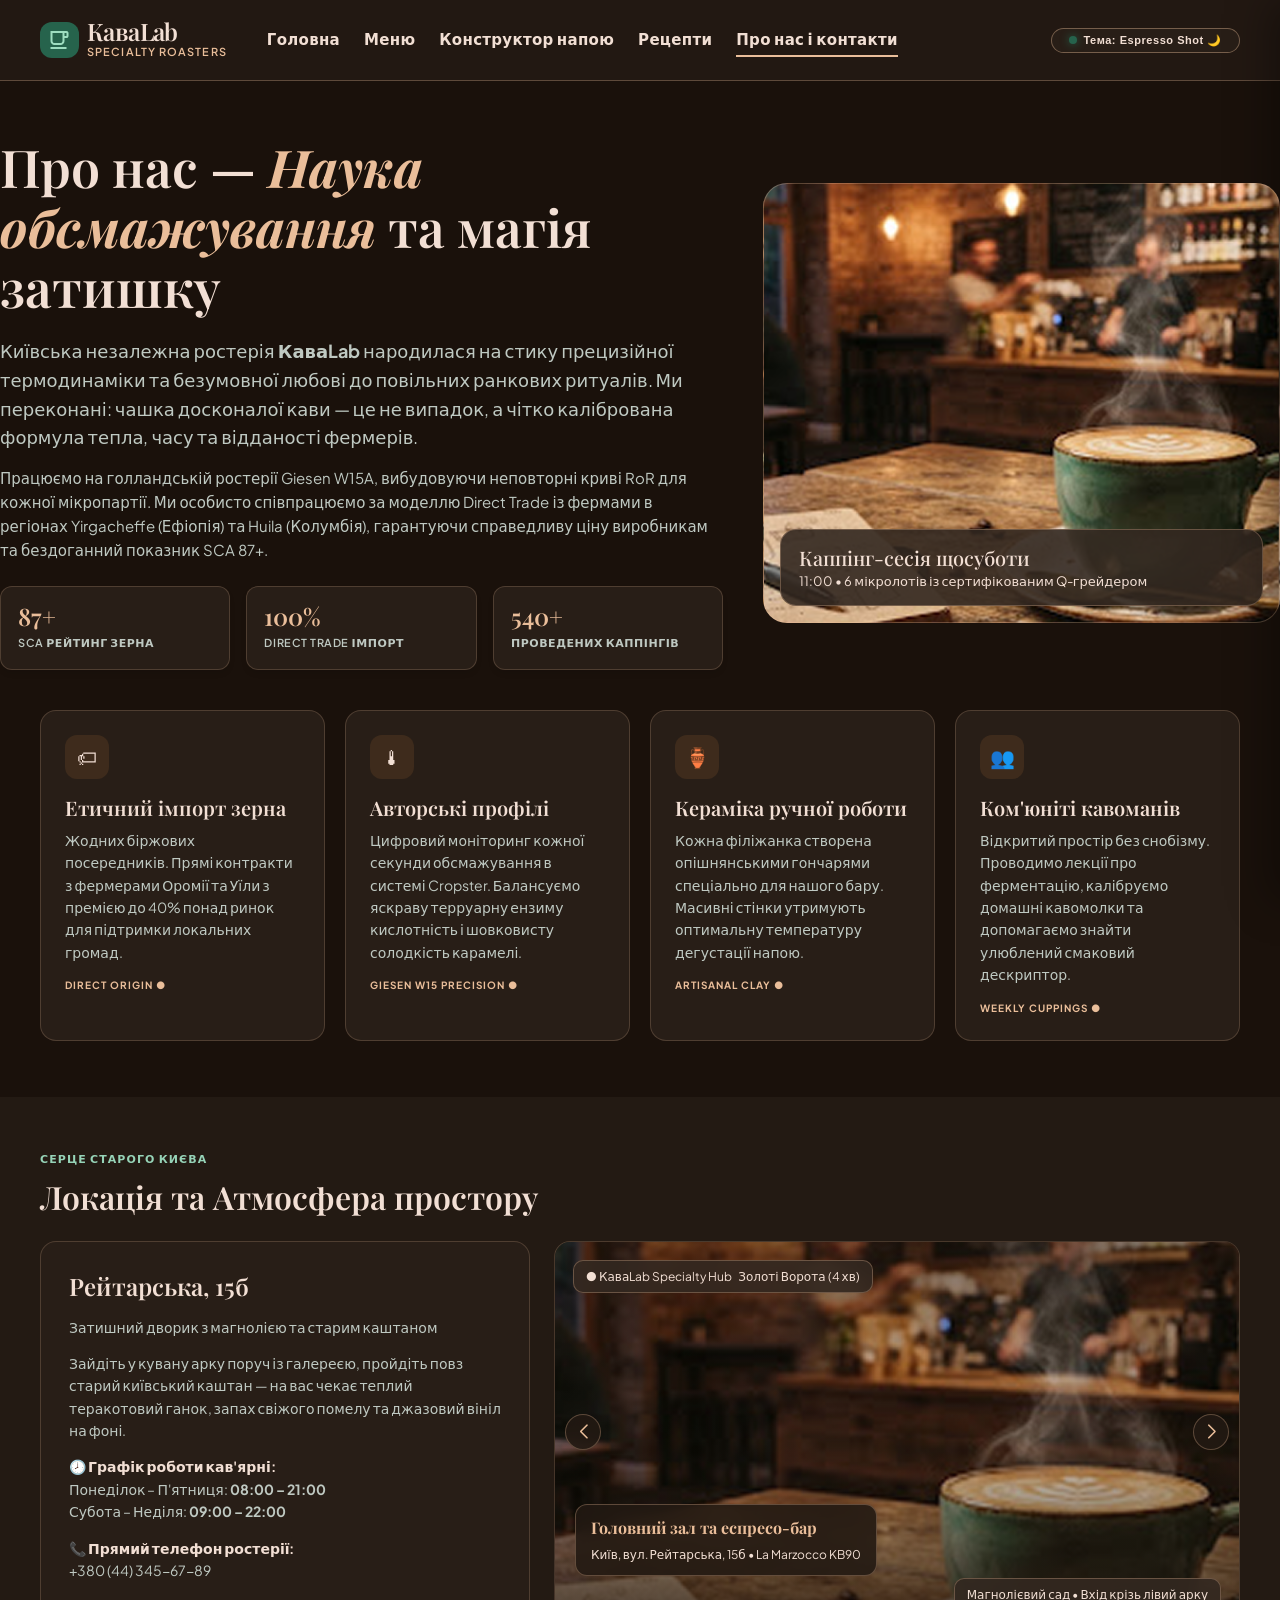
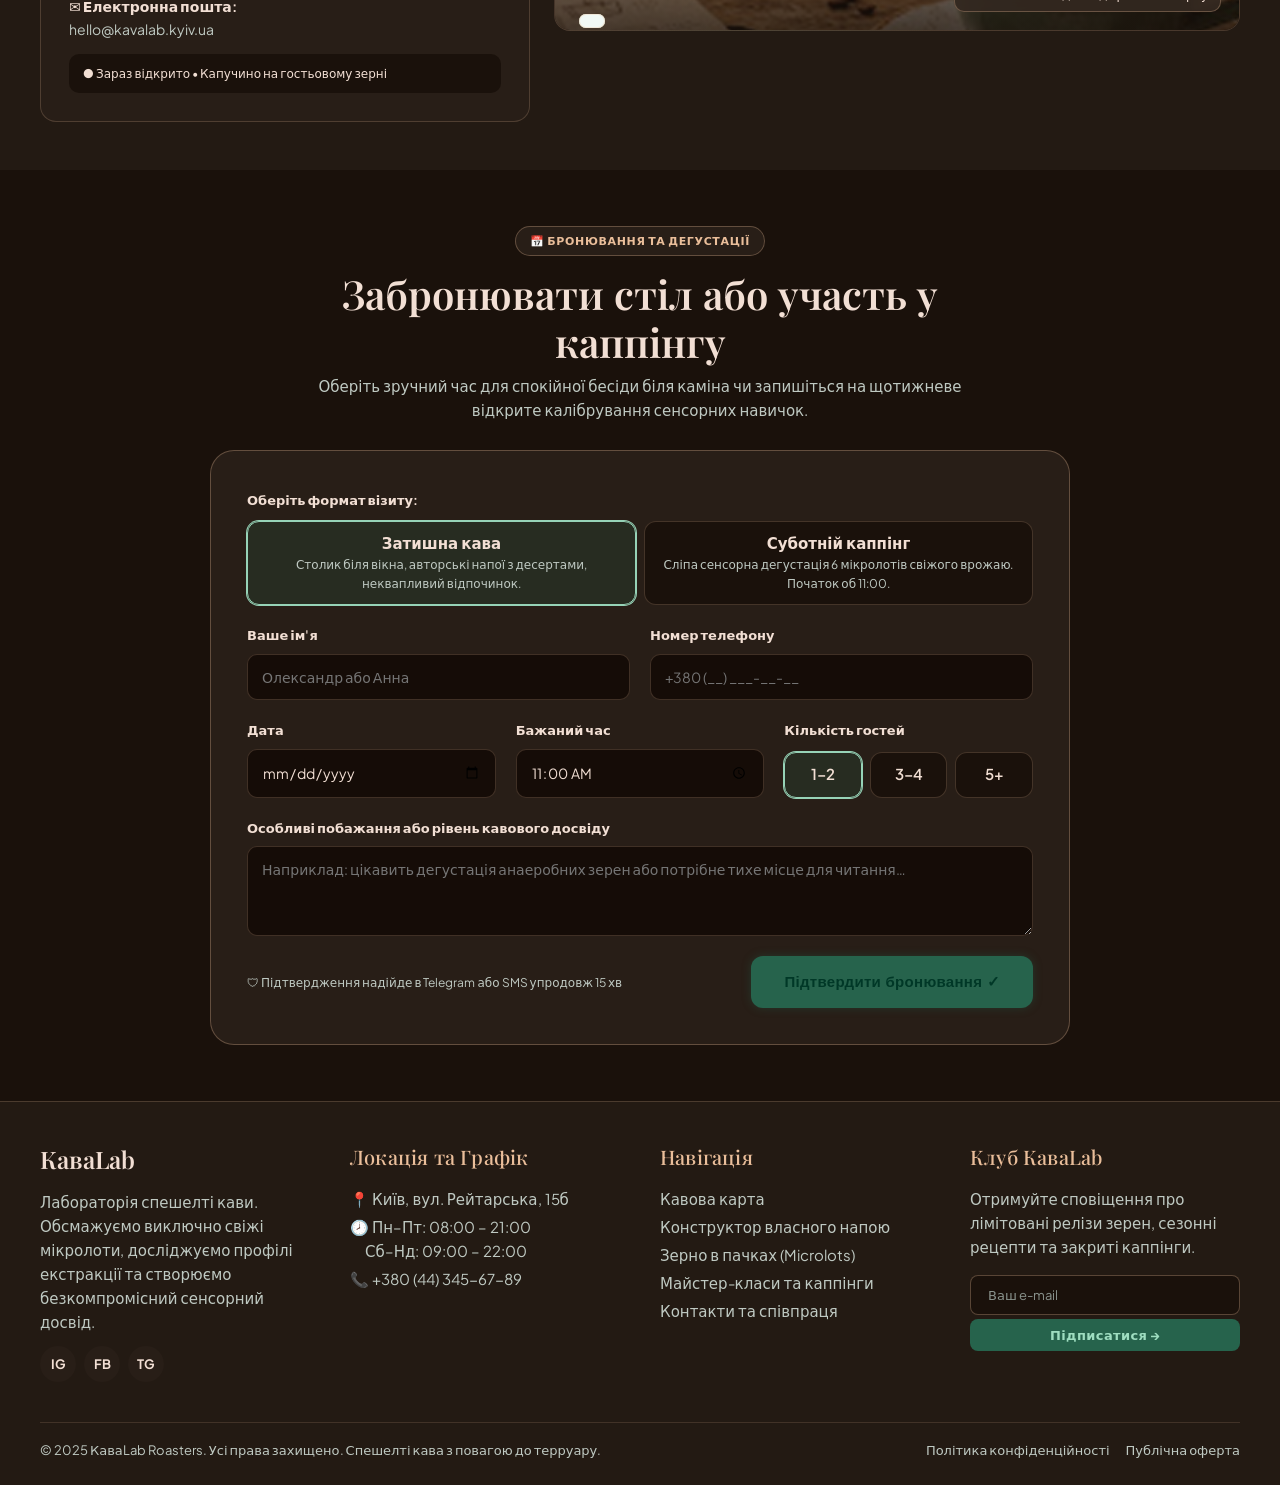
<file: about.html>
<!DOCTYPE html>
<html lang="uk">
<head>
<meta charset="UTF-8">
<meta name="viewport" content="width=device-width, initial-scale=1, viewport-fit=cover">
<title>Про нас і контакти — КаваLab</title>
<link rel="preconnect" href="https://fonts.googleapis.com">
<link rel="preconnect" href="https://fonts.gstatic.com" crossorigin>
<link href="https://fonts.googleapis.com/css2?family=Playfair+Display:ital,wght@0,500;0,600;0,700;1,700&family=Plus+Jakarta+Sans:wght@400;600;700&display=swap" rel="stylesheet">
<link rel="stylesheet" href="style.css">
<script>try{document.documentElement.setAttribute('data-theme',JSON.parse(localStorage.getItem('kl_theme')||'"dark"'))}catch(e){}</script>
<link rel="stylesheet" href="https://cdn.jsdelivr.net/npm/swiper@11/swiper-bundle.min.css">
<script src="https://cdn.jsdelivr.net/npm/swiper@11/swiper-bundle.min.js" defer></script>
</head>

<body>
<header class="header"><div class="wrap">
  <div class="left">
    <a href="index.html" class="logo"><img src="images/logo.svg" alt="КаваLab" class="logo-mark"><span><b>КаваLab</b><small>Specialty Roasters</small></span></a>
    <nav><a href="index.html">Головна</a><a href="menu.html">Меню</a><a href="constructor.html">Конструктор напою</a><a href="recipes.html">Рецепти</a><a href="about.html" class="active">Про нас і контакти</a></nav>
  </div>
  <div class="right">
    <button class="theme" id="theme" type="button"><i></i>Тема: Espresso Shot 🌙</button>
    <button class="icon-btn" id="theme-m" type="button" aria-label="Тема">🌙</button>
    <button class="icon-btn" id="burger" type="button" aria-label="Меню">☰</button>
  </div>
</div></header>
<aside class="drawer" id="drawer">
  <div class="top"><a href="index.html" class="logo"><img src="images/logo.svg" alt="КаваLab" class="logo-mark"><b style="font:600 22px var(--serif)">КаваLab</b></a><button class="icon-btn" id="close" type="button" aria-label="Закрити">✕</button></div>
  <a href="index.html">Головна</a><a href="menu.html">Меню</a><a href="constructor.html">Конструктор напою</a><a href="recipes.html">Рецепти</a><a href="about.html" class="active">Про нас і контакти</a>
  <small><b style="display:block;color:var(--text)">Лабораторія кави</b>Київ, вул. Рейтарська, 15б</small>
</aside>
<nav class="tabbar"><a href="index.html"><span>🏠</span>Головна</a><a href="menu.html"><span>☕</span>Меню</a><a href="constructor.html"><span>⚗</span>Конструктор</a><a href="recipes.html"><span>📖</span>Рецепти</a><a href="about.html" class="active"><span>ℹ</span>Про нас</a></nav>
<main>

<section class="wrap about-hero">
  <div>
    <h1>Про нас — <em>Наука обсмажування</em> та магія затишку</h1>
    <p class="big">Київська незалежна ростерія <b>КаваLab</b> народилася на стику прецизійної термодинаміки та безумовної любові до повільних ранкових ритуалів. Ми переконані: чашка досконалої кави — це не випадок, а чітко калібрована формула тепла, часу та відданості фермерів.</p>
    <p>Працюємо на голландській ростерії Giesen W15A, вибудовуючи неповторні криві RoR для кожної мікропартії. Ми особисто співпрацюємо за моделлю Direct Trade із фермами в регіонах Yirgacheffe (Ефіопія) та Huila (Колумбія), гарантуючи справедливу ціну виробникам та бездоганний показник SCA 87+.</p>
    <div class="stats"><div class="metric"><b>87+</b><span>SCA рейтинг зерна</span></div><div class="metric"><b>100%</b><span>Direct Trade імпорт</span></div><div class="metric"><b>540+</b><span>Проведених каппінгів</span></div></div>
  </div>
  <div class="photo"><div><b>Каппінг-сесія щосуботи</b>11:00 • 6 мікролотів із сертифікованим Q-грейдером</div></div>
</section>
<section class="wrap values">
  <div class="value"><span>🏷</span><h3>Етичний імпорт зерна</h3><p>Жодних біржових посередників. Прямі контракти з фермерами Оромії та Уїли з премією до 40% понад ринок для підтримки локальних громад.</p><small>DIRECT ORIGIN ●</small></div>
  <div class="value"><span>🌡</span><h3>Авторські профілі</h3><p>Цифровий моніторинг кожної секунди обсмажування в системі Cropster. Балансуємо яскраву терруарну ензиму кислотність і шовковисту солодкість карамелі.</p><small>GIESEN W15 PRECISION ●</small></div>
  <div class="value"><span>🏺</span><h3>Кераміка ручної роботи</h3><p>Кожна філіжанка створена опішнянськими гончарями спеціально для нашого бару. Масивні стінки утримують оптимальну температуру дегустації напою.</p><small>ARTISANAL CLAY ●</small></div>
  <div class="value"><span>👥</span><h3>Ком'юніті кавоманів</h3><p>Відкритий простір без снобізму. Проводимо лекції про ферментацію, калібруємо домашні кавомолки та допомагаємо знайти улюблений смаковий дескриптор.</p><small>WEEKLY CUPPINGS ●</small></div>
</section>
<section class="where"><div class="wrap">
  <span class="eyebrow" style="color:var(--green-light)">Серце старого Києва</span><h2>Локація та Атмосфера простору</h2>
  <div class="where-grid">
    <div class="addr"><h3>Рейтарська, 15б</h3><p>Затишний дворик з магнолією та старим каштаном</p>
      <p>Зайдіть у кувану арку поруч із галереєю, пройдіть повз старий київський каштан — на вас чекає теплий теракотовий ганок, запах свіжого помелу та джазовий вініл на фоні.</p>
      <div><b>🕗 Графік роботи кав'ярні:</b><br><span class="muted">Понеділок – П'ятниця: <b>08:00 – 21:00</b><br>Субота – Неділя: <b>09:00 – 22:00</b></span></div>
      <div><b>📞 Прямий телефон ростерії:</b><br><a class="muted" href="tel:+380443456789">+380 (44) 345-67-89</a></div>
      <div><b>✉ Електронна пошта:</b><br><a class="muted" href="mailto:hello@kavalab.kyiv.ua">hello@kavalab.kyiv.ua</a></div>
      <div class="live">● Зараз відкрито • Капучино на гостьовому зерні</div></div>
    <div class="map"><span style="left:18px;top:18px">● КаваLab Specialty Hub &nbsp; Золоті Ворота (4 хв)</span><span style="right:18px;bottom:18px">Магнолієвий сад • Вхід крізь лівий арку</span></div>
  </div></div></section>
<section class="book"><div class="wrap">
  <div class="center"><span class="pill">📅 Бронювання та дегустації</span><h2 style="margin-top:14px">Забронювати стіл або участь у каппінгу</h2><p class="muted">Оберіть зручний час для спокійної бесіди біля каміна чи запишіться на щотижневе відкрите калібрування сенсорних навичок.</p></div>
  <form class="form" id="booking">
    <div><b style="font-size:13px">Оберіть формат візиту:</b>
    <div class="seg" style="margin-top:10px"><label class="opt"><input type="radio" name="fmt" checked><div><b>Затишна кава</b><small>Столик біля вікна, авторські напої з десертами, неквапливий відпочинок.</small></div></label>
    <label class="opt"><input type="radio" name="fmt"><div><b>Суботній каппінг</b><small>Сліпа сенсорна дегустація 6 мікролотів свіжого врожаю. Початок об 11:00.</small></div></label></div></div>
    <div class="row2"><label class="f">Ваше ім'я<input type="text" placeholder="Олександр або Анна" required></label><label class="f">Номер телефону<input type="tel" placeholder="+380 (__) ___-__-__" required></label></div>
    <div class="row3"><label class="f">Дата<input type="date" required></label><label class="f">Бажаний час<input type="time" value="11:00"></label>
      <div class="f" style="display:grid;gap:8px;font-size:13px;font-weight:600">Кількість гостей<div class="seg"><label class="opt"><input type="radio" name="g" checked><div><b>1–2</b></div></label><label class="opt"><input type="radio" name="g"><div><b>3–4</b></div></label><label class="opt"><input type="radio" name="g"><div><b>5+</b></div></label></div></div></div>
    <label class="f">Особливі побажання або рівень кавового досвіду<textarea placeholder="Наприклад: цікавить дегустація анаеробних зерен або потрібне тихе місце для читання…"></textarea></label>
    <div class="foot"><span>🛡 Підтвердження надійде в Telegram або SMS упродовж 15 хв</span><button class="btn btn-primary" id="bk-btn" type="submit">Підтвердити бронювання ✓</button></div>
  </form></div></section></main>
<footer><div class="wrap">
  <div class="f-grid">
    <div><div class="brand">КаваLab</div><p>Лабораторія спешелті кави. Обсмажуємо виключно свіжі мікролоти, досліджуємо профілі екстракції та створюємо безкомпромісний сенсорний досвід.</p><div class="socials"><a href="#">IG</a><a href="#">FB</a><a href="#">TG</a></div></div>
    <div><h4>Локація та Графік</h4><ul><li>📍 Київ, вул. Рейтарська, 15б</li><li>🕗 Пн–Пт: 08:00 – 21:00<br>&nbsp;&nbsp;&nbsp;&nbsp;&nbsp;Сб–Нд: 09:00 – 22:00</li><li>📞 <a href="tel:+380443456789">+380 (44) 345-67-89</a></li></ul></div>
    <div><h4>Навігація</h4><ul><li><a href="menu.html">Кавова карта</a></li><li><a href="constructor.html">Конструктор власного напою</a></li><li><a href="#">Зерно в пачках (Microlots)</a></li><li><a href="#">Майстер-класи та каппінги</a></li><li><a href="about.html">Контакти та співпраця</a></li></ul></div>
    <div><h4>Клуб КаваLab</h4><p>Отримуйте сповіщення про лімітовані релізи зерен, сезонні рецепти та закриті каппінги.</p><form class="sub" onsubmit="return false"><input type="email" placeholder="Ваш e-mail" aria-label="E-mail"><button type="submit">Підписатися →</button></form></div>
  </div>
  <div class="legal"><span>© 2025 КаваLab Roasters. Усі права захищено. Спешелті кава з повагою до терруару.</span><div><a href="#">Політика конфіденційності</a><a href="#">Публічна оферта</a></div></div>
</div></footer>
<script src="script.js"></script>
</body>
</html>
</file>
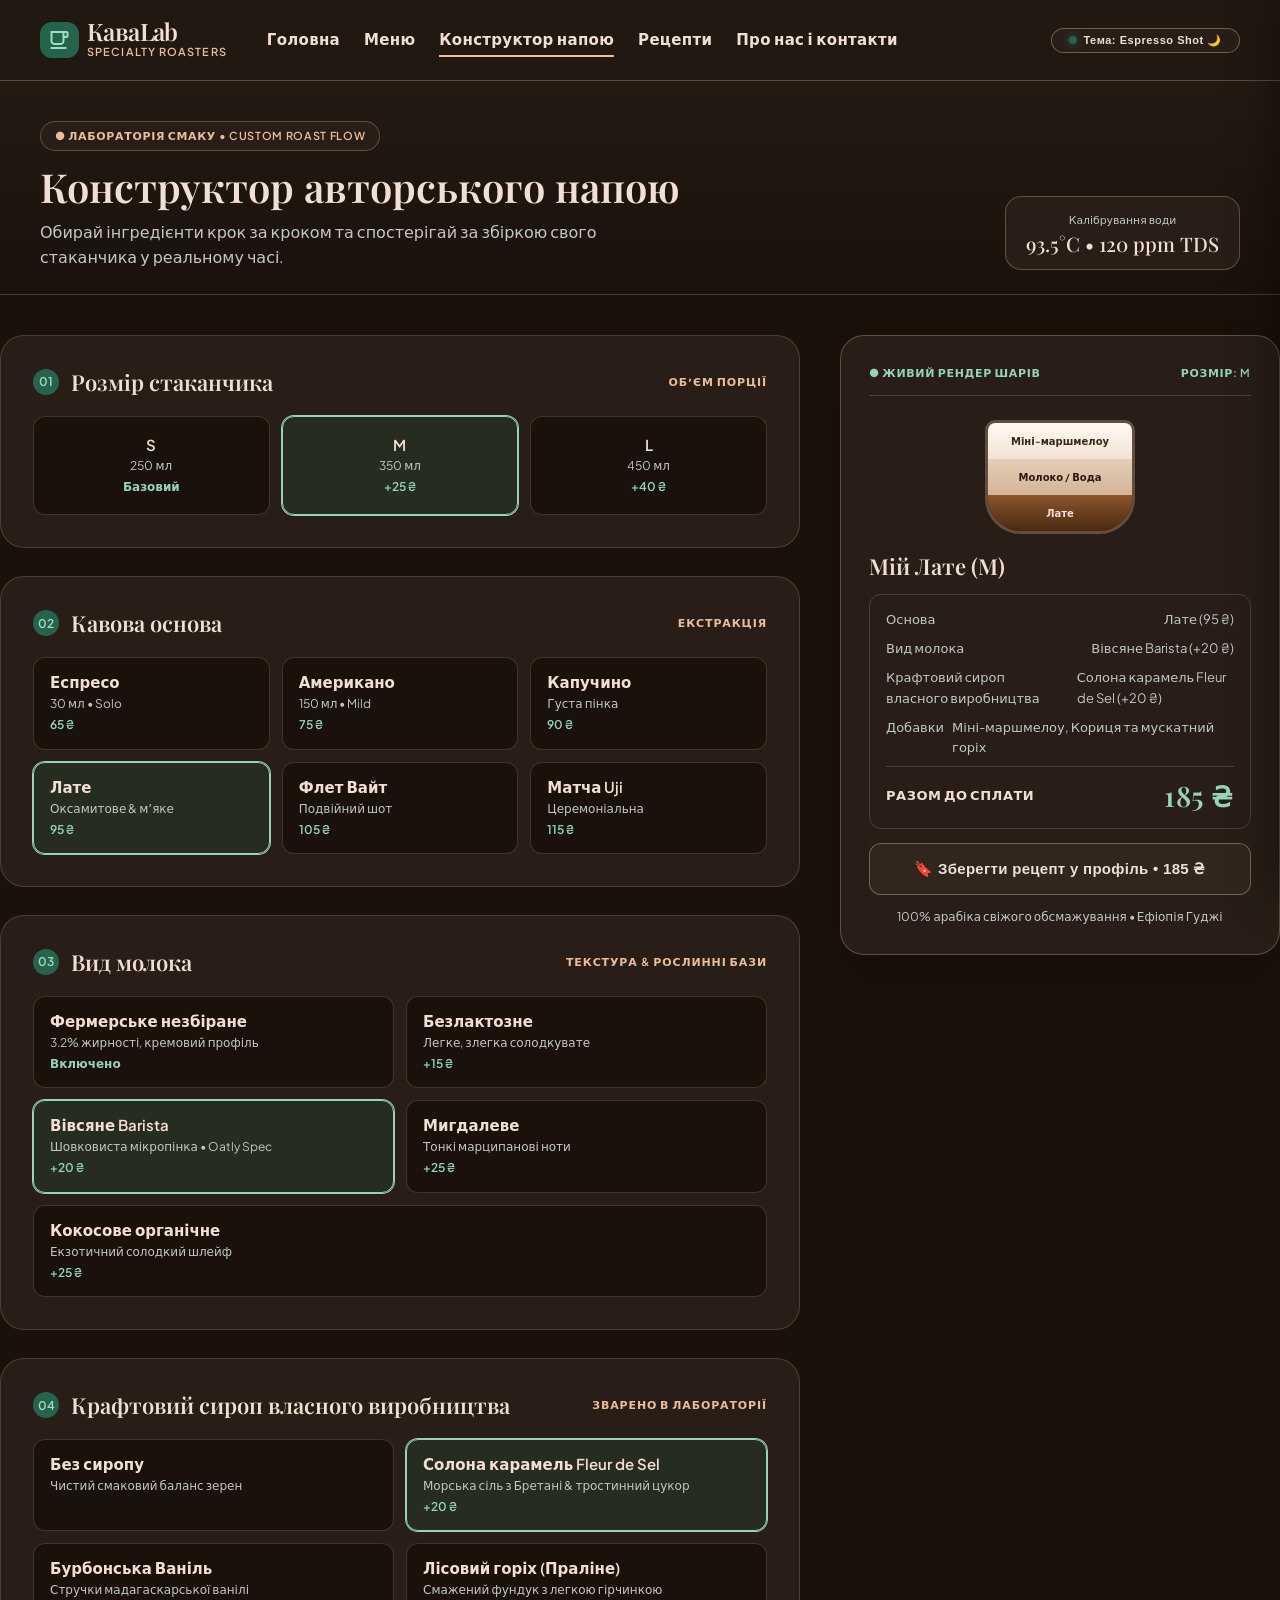
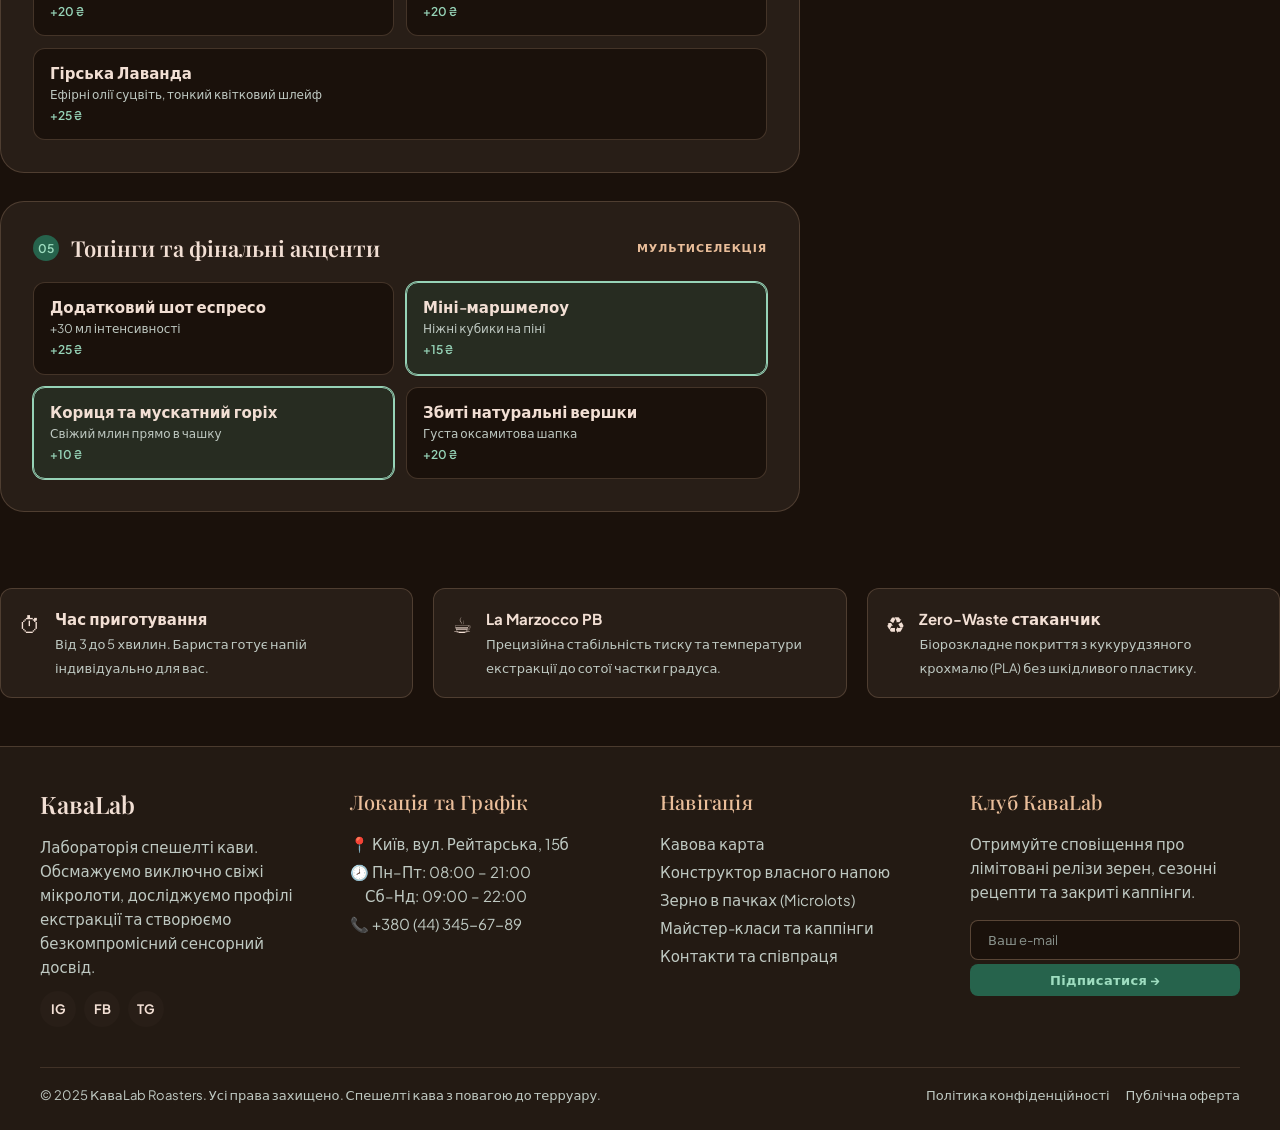
<file: constructor.html>
<!DOCTYPE html>
<html lang="uk">
<head>
<meta charset="UTF-8">
<meta name="viewport" content="width=device-width, initial-scale=1, viewport-fit=cover">
<title>Конструктор напою — КаваLab</title>
<link rel="preconnect" href="https://fonts.googleapis.com">
<link rel="preconnect" href="https://fonts.gstatic.com" crossorigin>
<link href="https://fonts.googleapis.com/css2?family=Playfair+Display:ital,wght@0,500;0,600;0,700;1,700&family=Plus+Jakarta+Sans:wght@400;600;700&display=swap" rel="stylesheet">
<link rel="stylesheet" href="style.css">
<script>try{document.documentElement.setAttribute('data-theme',JSON.parse(localStorage.getItem('kl_theme')||'"dark"'))}catch(e){}</script>
</head>
<body>
<header class="header"><div class="wrap">
  <div class="left">
    <a href="index.html" class="logo"><img src="images/logo.svg" alt="КаваLab" class="logo-mark"><span><b>КаваLab</b><small>Specialty Roasters</small></span></a>
    <nav><a href="index.html">Головна</a><a href="menu.html">Меню</a><a href="constructor.html" class="active">Конструктор напою</a><a href="recipes.html">Рецепти</a><a href="about.html">Про нас і контакти</a></nav>
  </div>
  <div class="right">
    <button class="theme" id="theme" type="button"><i></i>Тема: Espresso Shot 🌙</button>
    <button class="icon-btn" id="theme-m" type="button" aria-label="Тема">🌙</button>
    <button class="icon-btn" id="burger" type="button" aria-label="Меню">☰</button>
  </div>
</div></header>
<aside class="drawer" id="drawer">
  <div class="top"><a href="index.html" class="logo"><img src="images/logo.svg" alt="КаваLab" class="logo-mark"><b style="font:600 22px var(--serif)">КаваLab</b></a><button class="icon-btn" id="close" type="button" aria-label="Закрити">✕</button></div>
  <a href="index.html">Головна</a><a href="menu.html">Меню</a><a href="constructor.html" class="active">Конструктор напою</a><a href="recipes.html">Рецепти</a><a href="about.html">Про нас і контакти</a>
  <small><b style="display:block;color:var(--text)">Лабораторія кави</b>Київ, вул. Рейтарська, 15б</small>
</aside>
<nav class="tabbar"><a href="index.html"><span>🏠</span>Головна</a><a href="menu.html"><span>☕</span>Меню</a><a href="constructor.html" class="active"><span>⚗</span>Конструктор</a><a href="recipes.html"><span>📖</span>Рецепти</a><a href="about.html"><span>ℹ</span>Про нас</a></nav>
<main>

<section class="page-head"><div class="wrap"><div class="row">
  <div><span class="pill">● Лабораторія смаку • Custom roast flow</span><h1>Конструктор авторського напою</h1><p>Обирай інгредієнти крок за кроком та спостерігай за збіркою свого стаканчика у реальному часі.</p></div>
  <div class="stat-box"><small>Калібрування води</small><b>93.5°C • 120 ppm TDS</b></div></div></div></section>
<form class="wrap build" id="builder" onsubmit="return false">
  <div>
    <section class="step"><header><h2><i>01</i>Розмір стаканчика</h2><span>Обʼєм порції</span></header><div class="opts sizes"><label class="opt"><input type="radio" name="size" data-p="0" data-t="S"><div><b>S</b><small>250 мл</small><em>Базовий</em></div></label><label class="opt"><input type="radio" name="size" data-p="25" data-t="M" checked><div><b>M</b><small>350 мл</small><em>+25 ₴</em></div></label><label class="opt"><input type="radio" name="size" data-p="40" data-t="L"><div><b>L</b><small>450 мл</small><em>+40 ₴</em></div></label></div></section>
    <section class="step"><header><h2><i>02</i>Кавова основа</h2><span>Екстракція</span></header><div class="opts "><label class="opt"><input type="radio" name="base" data-p="65" data-t="Еспресо"><div><b>Еспресо</b><small>30 мл • Solo</small><em>65 ₴</em></div></label><label class="opt"><input type="radio" name="base" data-p="75" data-t="Американо"><div><b>Американо</b><small>150 мл • Mild</small><em>75 ₴</em></div></label><label class="opt"><input type="radio" name="base" data-p="90" data-t="Капучино"><div><b>Капучино</b><small>Густа пінка</small><em>90 ₴</em></div></label><label class="opt"><input type="radio" name="base" data-p="95" data-t="Лате" checked><div><b>Лате</b><small>Оксамитове & мʼяке</small><em>95 ₴</em></div></label><label class="opt"><input type="radio" name="base" data-p="105" data-t="Флет Вайт"><div><b>Флет Вайт</b><small>Подвійний шот</small><em>105 ₴</em></div></label><label class="opt"><input type="radio" name="base" data-p="115" data-t="Матча Uji"><div><b>Матча Uji</b><small>Церемоніальна</small><em>115 ₴</em></div></label></div></section>
    <section class="step"><header><h2><i>03</i>Вид молока</h2><span>Текстура &amp; рослинні бази</span></header><div class="opts two"><label class="opt"><input type="radio" name="milk" data-p="0" data-t="Фермерське незбіране"><div><b>Фермерське незбіране</b><small>3.2% жирності, кремовий профіль</small><em>Включено</em></div></label><label class="opt"><input type="radio" name="milk" data-p="15" data-t="Безлактозне"><div><b>Безлактозне</b><small>Легке, злегка солодкувате</small><em>+15 ₴</em></div></label><label class="opt"><input type="radio" name="milk" data-p="20" data-t="Вівсяне Barista" checked><div><b>Вівсяне Barista</b><small>Шовковиста мікропінка • Oatly Spec</small><em>+20 ₴</em></div></label><label class="opt"><input type="radio" name="milk" data-p="25" data-t="Мигдалеве"><div><b>Мигдалеве</b><small>Тонкі марципанові ноти</small><em>+25 ₴</em></div></label><label class="opt wide"><input type="radio" name="milk" data-p="25" data-t="Кокосове органічне"><div><b>Кокосове органічне</b><small>Екзотичний солодкий шлейф</small><em>+25 ₴</em></div></label></div></section>
    <section class="step"><header><h2><i>04</i>Крафтовий сироп власного виробництва</h2><span>Зварено в лабораторії</span></header><div class="opts two"><label class="opt"><input type="radio" name="syrup" data-p="0" data-t="Без сиропу"><div><b>Без сиропу</b><small>Чистий смаковий баланс зерен</small></div></label><label class="opt"><input type="radio" name="syrup" data-p="20" data-t="Солона карамель Fleur de Sel" checked><div><b>Солона карамель Fleur de Sel</b><small>Морська сіль з Бретані & тростинний цукор</small><em>+20 ₴</em></div></label><label class="opt"><input type="radio" name="syrup" data-p="20" data-t="Бурбонська Ваніль"><div><b>Бурбонська Ваніль</b><small>Стручки мадагаскарської ванілі</small><em>+20 ₴</em></div></label><label class="opt"><input type="radio" name="syrup" data-p="20" data-t="Лісовий горіх (Праліне)"><div><b>Лісовий горіх (Праліне)</b><small>Смажений фундук з легкою гірчинкою</small><em>+20 ₴</em></div></label><label class="opt wide"><input type="radio" name="syrup" data-p="25" data-t="Гірська Лаванда"><div><b>Гірська Лаванда</b><small>Ефірні олії суцвіть, тонкий квітковий шлейф</small><em>+25 ₴</em></div></label></div></section>
    <section class="step"><header><h2><i>05</i>Топінги та фінальні акценти</h2><span>Мультиселекція</span></header><div class="opts two"><label class="opt"><input type="checkbox" name="top" data-p="25" data-t="Додатковий шот еспресо"><div><b>Додатковий шот еспресо</b><small>+30 мл інтенсивності</small><em>+25 ₴</em></div></label><label class="opt"><input type="checkbox" name="top" data-p="15" data-t="Міні-маршмелоу" checked><div><b>Міні-маршмелоу</b><small>Ніжні кубики на піні</small><em>+15 ₴</em></div></label><label class="opt"><input type="checkbox" name="top" data-p="10" data-t="Кориця та мускатний горіх" checked><div><b>Кориця та мускатний горіх</b><small>Свіжий млин прямо в чашку</small><em>+10 ₴</em></div></label><label class="opt"><input type="checkbox" name="top" data-p="20" data-t="Збиті натуральні вершки"><div><b>Збиті натуральні вершки</b><small>Густа оксамитова шапка</small><em>+20 ₴</em></div></label></div></section>
  </div>
  <aside class="preview">
    <div class="hd"><span>● Живий рендер шарів</span><span id="psize">Розмір: M</span></div>
    <div class="cup"><div class="l1" id="l1">—</div><div class="l2" id="l2">—</div><div class="l3" id="l3">—</div></div>
    <h3 id="pname">Мій Лате (M)</h3>
    <div class="sum" id="sum"></div>
    <button class="btn btn-ghost" id="savebtn" type="button" style="margin-top:14px;width:100%">🔖 Зберегти рецепт у профіль</button>
    <div class="note">100% арабіка свіжого обсмажування • Ефіопія Гуджі</div>
  </aside>
</form>
<div class="wrap facts">
  <div class="fact"><span>⏱</span><div><b>Час приготування</b><small>Від 3 до 5 хвилин. Бариста готує напій індивідуально для вас.</small></div></div>
  <div class="fact"><span>☕</span><div><b>La Marzocco PB</b><small>Прецизійна стабільність тиску та температури екстракції до сотої частки градуса.</small></div></div>
  <div class="fact"><span>♻</span><div><b>Zero-Waste стаканчик</b><small>Біорозкладне покриття з кукурудзяного крохмалю (PLA) без шкідливого пластику.</small></div></div>
</div></main>
<footer><div class="wrap">
  <div class="f-grid">
    <div><div class="brand">КаваLab</div><p>Лабораторія спешелті кави. Обсмажуємо виключно свіжі мікролоти, досліджуємо профілі екстракції та створюємо безкомпромісний сенсорний досвід.</p><div class="socials"><a href="#">IG</a><a href="#">FB</a><a href="#">TG</a></div></div>
    <div><h4>Локація та Графік</h4><ul><li>📍 Київ, вул. Рейтарська, 15б</li><li>🕗 Пн–Пт: 08:00 – 21:00<br>&nbsp;&nbsp;&nbsp;&nbsp;&nbsp;Сб–Нд: 09:00 – 22:00</li><li>📞 <a href="tel:+380443456789">+380 (44) 345-67-89</a></li></ul></div>
    <div><h4>Навігація</h4><ul><li><a href="menu.html">Кавова карта</a></li><li><a href="constructor.html">Конструктор власного напою</a></li><li><a href="#">Зерно в пачках (Microlots)</a></li><li><a href="#">Майстер-класи та каппінги</a></li><li><a href="about.html">Контакти та співпраця</a></li></ul></div>
    <div><h4>Клуб КаваLab</h4><p>Отримуйте сповіщення про лімітовані релізи зерен, сезонні рецепти та закриті каппінги.</p><form class="sub" onsubmit="return false"><input type="email" placeholder="Ваш e-mail" aria-label="E-mail"><button type="submit">Підписатися →</button></form></div>
  </div>
  <div class="legal"><span>© 2025 КаваLab Roasters. Усі права захищено. Спешелті кава з повагою до терруару.</span><div><a href="#">Політика конфіденційності</a><a href="#">Публічна оферта</a></div></div>
</div></footer>
<script src="script.js"></script>
</body>
</html>
</file>
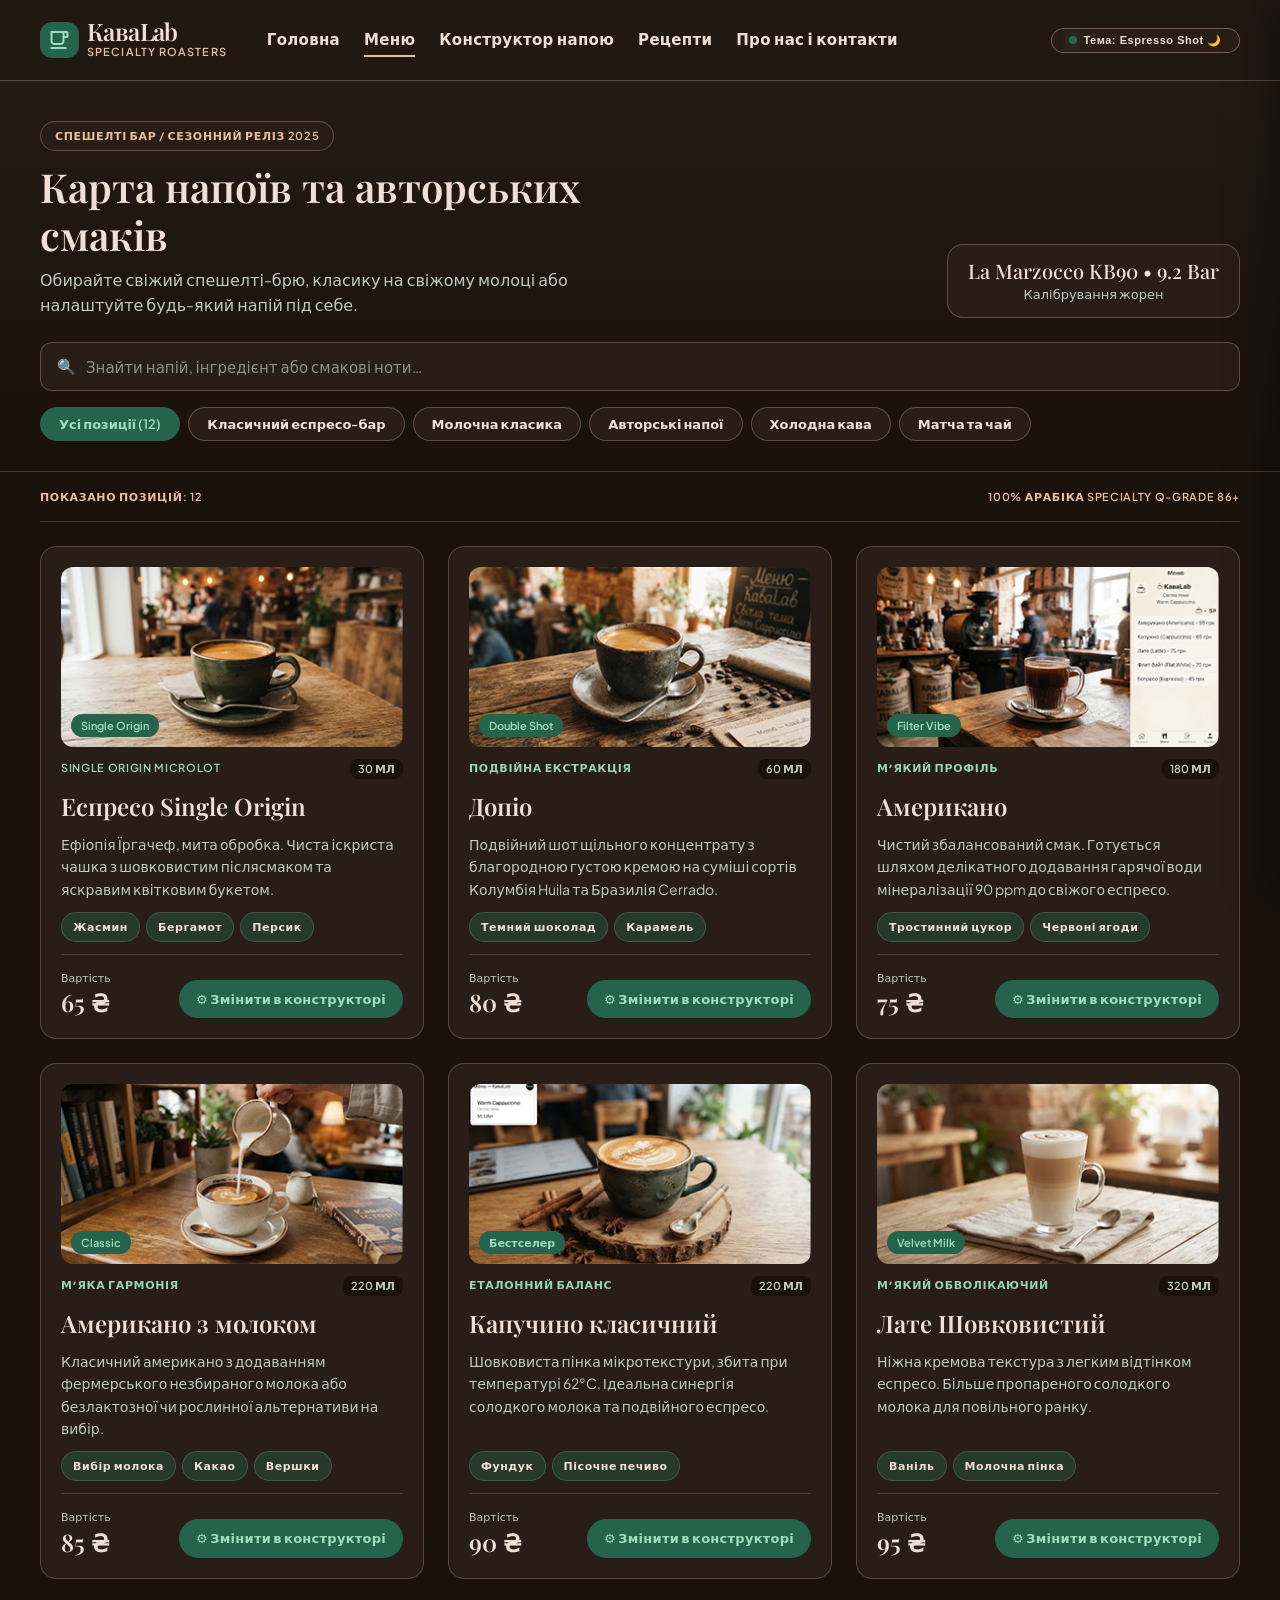
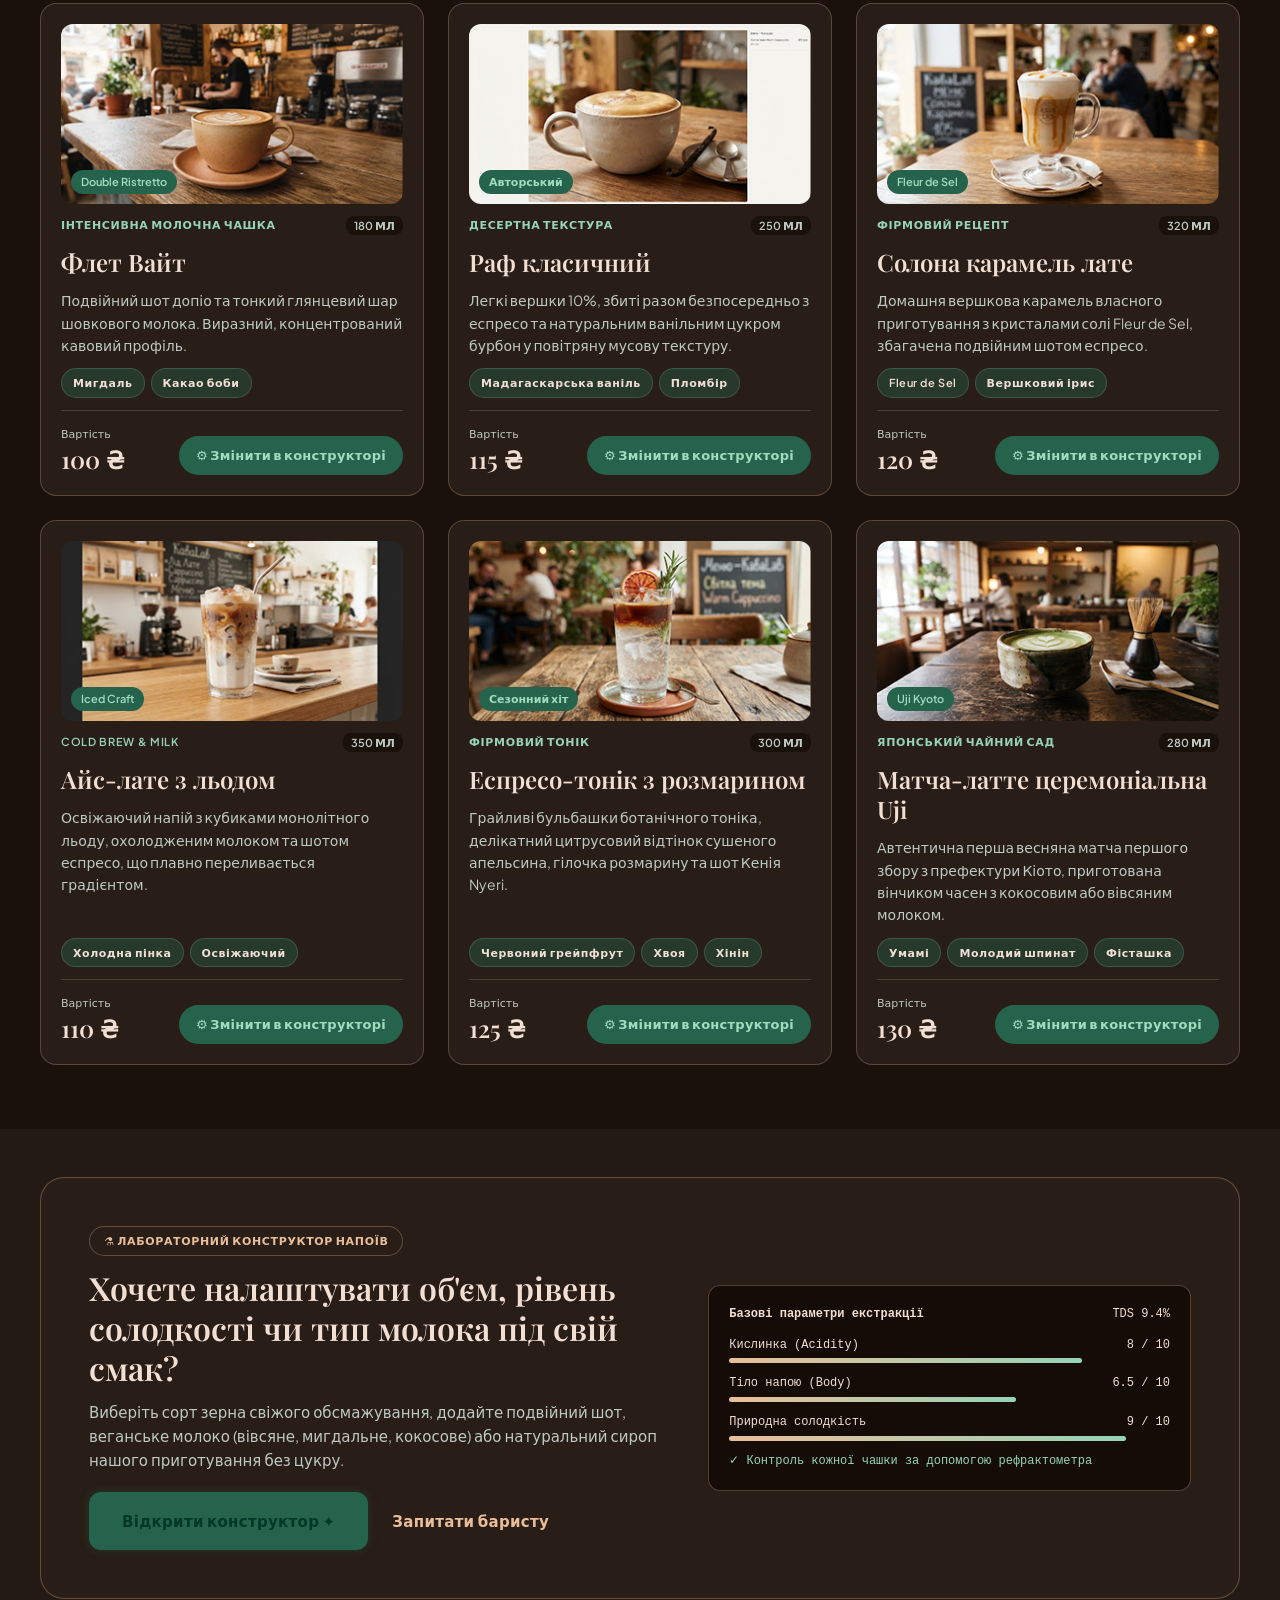
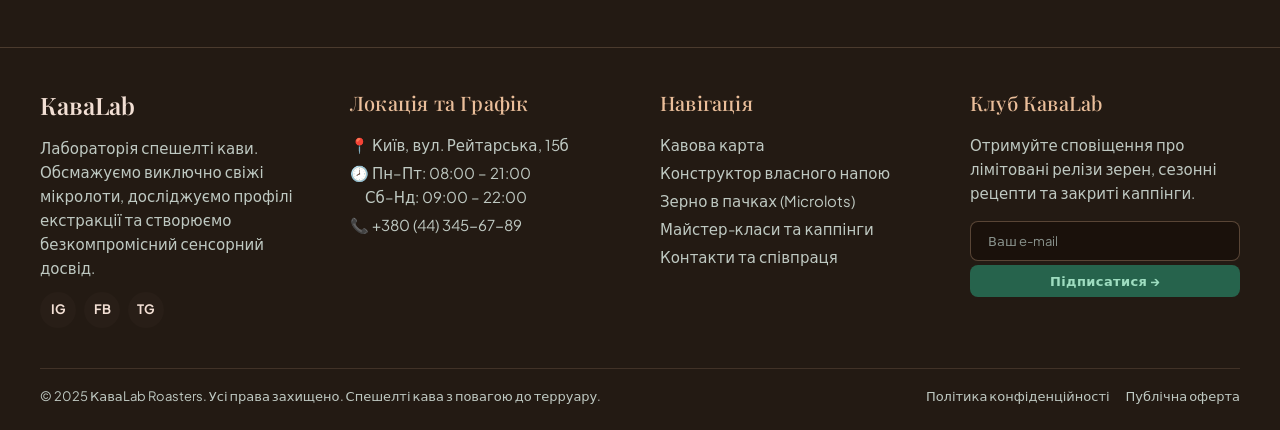
<file: menu.html>
<!DOCTYPE html>
<html lang="uk">
<head>
<meta charset="UTF-8">
<meta name="viewport" content="width=device-width, initial-scale=1, viewport-fit=cover">
<title>Меню — КаваLab</title>
<link rel="preconnect" href="https://fonts.googleapis.com">
<link rel="preconnect" href="https://fonts.gstatic.com" crossorigin>
<link href="https://fonts.googleapis.com/css2?family=Playfair+Display:ital,wght@0,500;0,600;0,700;1,700&family=Plus+Jakarta+Sans:wght@400;600;700&display=swap" rel="stylesheet">
<link rel="stylesheet" href="style.css">
<script>try{document.documentElement.setAttribute('data-theme',JSON.parse(localStorage.getItem('kl_theme')||'"dark"'))}catch(e){}</script>
</head>
<body>
<header class="header"><div class="wrap">
  <div class="left">
    <a href="index.html" class="logo"><img src="images/logo.svg" alt="КаваLab" class="logo-mark"><span><b>КаваLab</b><small>Specialty Roasters</small></span></a>
    <nav><a href="index.html">Головна</a><a href="menu.html" class="active">Меню</a><a href="constructor.html">Конструктор напою</a><a href="recipes.html">Рецепти</a><a href="about.html">Про нас і контакти</a></nav>
  </div>
  <div class="right">
    <button class="theme" id="theme" type="button"><i></i>Тема: Espresso Shot 🌙</button>
    <button class="icon-btn" id="theme-m" type="button" aria-label="Тема">🌙</button>
    <button class="icon-btn" id="burger" type="button" aria-label="Меню">☰</button>
  </div>
</div></header>
<aside class="drawer" id="drawer">
  <div class="top"><a href="index.html" class="logo"><img src="images/logo.svg" alt="КаваLab" class="logo-mark"><b style="font:600 22px var(--serif)">КаваLab</b></a><button class="icon-btn" id="close" type="button" aria-label="Закрити">✕</button></div>
  <a href="index.html">Головна</a><a href="menu.html" class="active">Меню</a><a href="constructor.html">Конструктор напою</a><a href="recipes.html">Рецепти</a><a href="about.html">Про нас і контакти</a>
  <small><b style="display:block;color:var(--text)">Лабораторія кави</b>Київ, вул. Рейтарська, 15б</small>
</aside>
<nav class="tabbar"><a href="index.html"><span>🏠</span>Головна</a><a href="menu.html" class="active"><span>☕</span>Меню</a><a href="constructor.html"><span>⚗</span>Конструктор</a><a href="recipes.html"><span>📖</span>Рецепти</a><a href="about.html"><span>ℹ</span>Про нас</a></nav>
<main>

<section class="page-head"><div class="wrap">
  <div class="row"><div><span class="pill">Спешелті бар / Сезонний реліз 2025</span>
  <h1>Карта напоїв та авторських смаків</h1><p>Обирайте свіжий спешелті-брю, класику на свіжому молоці або налаштуйте будь-який напій під себе.</p></div>
  <div class="stat-box"><b>La Marzocco KB90 • 9.2 Bar</b>Калібрування жорен</div></div>
  <label class="search">🔍<input id="q" type="search" placeholder="Знайти напій, інгредієнт або смакові ноти…"></label>
  <div class="filters"><button type="button" data-cat="all" class="on">Усі позиції (12)</button><button type="button" data-cat="espresso">Класичний еспресо-бар</button><button type="button" data-cat="milk">Молочна класика</button><button type="button" data-cat="author">Авторські напої</button><button type="button" data-cat="cold">Холодна кава</button><button type="button" data-cat="matcha">Матча та чай</button></div>
</div></section>

<section class="wrap">
  <div class="count"><span id="shown">Показано 12 позицій меню</span><span>100% арабіка specialty Q-grade 86+</span></div>
  <div class="menu-grid" id="menu-grid">

    <article class="dish" data-cat="espresso">
      <div class="photo" style="background-image:url('images/coffee-1.png'),linear-gradient(135deg,#5f4025,#2a1d12)"><span>Single Origin</span></div>
      <div class="k"><span>SINGLE ORIGIN MICROLOT</span><b>30 мл</b></div>
      <h3>Еспресо Single Origin</h3>
      <p>Ефіопія Їргачеф, мита обробка. Чиста іскриста чашка з шовковистим післясмаком та яскравим квітковим букетом.</p>
      <div class="chips"><span>Жасмин</span><span>Бергамот</span><span>Персик</span></div>
      <div class="foot"><div><small>Вартість</small><b>65 ₴</b></div><a class="btn" href="constructor.html">⚙ Змінити в конструкторі</a></div>
    </article>

    <article class="dish" data-cat="espresso">
      <div class="photo" style="background-image:url('images/coffee-2.png'),linear-gradient(135deg,#5f4025,#2a1d12)"><span>Double Shot</span></div>
      <div class="k"><span>ПОДВІЙНА ЕКСТРАКЦІЯ</span><b>60 мл</b></div>
      <h3>Допіо</h3>
      <p>Подвійний шот щільного концентрату з благородною густою кремою на суміші сортів Колумбія Huila та Бразилія Cerrado.</p>
      <div class="chips"><span>Темний шоколад</span><span>Карамель</span></div>
      <div class="foot"><div><small>Вартість</small><b>80 ₴</b></div><a class="btn" href="constructor.html">⚙ Змінити в конструкторі</a></div>
    </article>

    <article class="dish" data-cat="espresso">
      <div class="photo" style="background-image:url('images/coffee-3.png'),linear-gradient(135deg,#5f4025,#2a1d12)"><span>Filter Vibe</span></div>
      <div class="k"><span>МʼЯКИЙ ПРОФІЛЬ</span><b>180 мл</b></div>
      <h3>Американо</h3>
      <p>Чистий збалансований смак. Готується шляхом делікатного додавання гарячої води мінералізації 90 ppm до свіжого еспресо.</p>
      <div class="chips"><span>Тростинний цукор</span><span>Червоні ягоди</span></div>
      <div class="foot"><div><small>Вартість</small><b>75 ₴</b></div><a class="btn" href="constructor.html">⚙ Змінити в конструкторі</a></div>
    </article>

    <article class="dish" data-cat="milk">
      <div class="photo" style="background-image:url('images/coffee-4.png'),linear-gradient(135deg,#5f4025,#2a1d12)"><span>Classic</span></div>
      <div class="k"><span>МʼЯКА ГАРМОНІЯ</span><b>220 мл</b></div>
      <h3>Американо з молоком</h3>
      <p>Класичний американо з додаванням фермерського незбираного молока або безлактозної чи рослинної альтернативи на вибір.</p>
      <div class="chips"><span>Вибір молока</span><span>Какао</span><span>Вершки</span></div>
      <div class="foot"><div><small>Вартість</small><b>85 ₴</b></div><a class="btn" href="constructor.html">⚙ Змінити в конструкторі</a></div>
    </article>

    <article class="dish" data-cat="milk">
      <div class="photo" style="background-image:url('images/coffee-5.png'),linear-gradient(135deg,#5f4025,#2a1d12)"><span>Бестселер</span></div>
      <div class="k"><span>ЕТАЛОННИЙ БАЛАНС</span><b>220 мл</b></div>
      <h3>Капучино класичний</h3>
      <p>Шовковиста пінка мікротекстури, збита при температурі 62°C. Ідеальна синергія солодкого молока та подвійного еспресо.</p>
      <div class="chips"><span>Фундук</span><span>Пісочне печиво</span></div>
      <div class="foot"><div><small>Вартість</small><b>90 ₴</b></div><a class="btn" href="constructor.html">⚙ Змінити в конструкторі</a></div>
    </article>

    <article class="dish" data-cat="milk">
      <div class="photo" style="background-image:url('images/coffee-6.png'),linear-gradient(135deg,#5f4025,#2a1d12)"><span>Velvet Milk</span></div>
      <div class="k"><span>МʼЯКИЙ ОБВОЛІКАЮЧИЙ</span><b>320 мл</b></div>
      <h3>Лате Шовковистий</h3>
      <p>Ніжна кремова текстура з легким відтінком еспресо. Більше пропареного солодкого молока для повільного ранку.</p>
      <div class="chips"><span>Ваніль</span><span>Молочна пінка</span></div>
      <div class="foot"><div><small>Вартість</small><b>95 ₴</b></div><a class="btn" href="constructor.html">⚙ Змінити в конструкторі</a></div>
    </article>

    <article class="dish" data-cat="milk">
      <div class="photo" style="background-image:url('images/coffee-7.png'),linear-gradient(135deg,#5f4025,#2a1d12)"><span>Double Ristretto</span></div>
      <div class="k"><span>ІНТЕНСИВНА МОЛОЧНА ЧАШКА</span><b>180 мл</b></div>
      <h3>Флет Вайт</h3>
      <p>Подвійний шот допіо та тонкий глянцевий шар шовкового молока. Виразний, концентрований кавовий профіль.</p>
      <div class="chips"><span>Мигдаль</span><span>Какао боби</span></div>
      <div class="foot"><div><small>Вартість</small><b>100 ₴</b></div><a class="btn" href="constructor.html">⚙ Змінити в конструкторі</a></div>
    </article>

    <article class="dish" data-cat="author">
      <div class="photo" style="background-image:url('images/coffee-8.png'),linear-gradient(135deg,#5f4025,#2a1d12)"><span>Авторський</span></div>
      <div class="k"><span>ДЕСЕРТНА ТЕКСТУРА</span><b>250 мл</b></div>
      <h3>Раф класичний</h3>
      <p>Легкі вершки 10%, збиті разом безпосередньо з еспресо та натуральним ванільним цукром бурбон у повітряну мусову текстуру.</p>
      <div class="chips"><span>Мадагаскарська ваніль</span><span>Пломбір</span></div>
      <div class="foot"><div><small>Вартість</small><b>115 ₴</b></div><a class="btn" href="constructor.html">⚙ Змінити в конструкторі</a></div>
    </article>

    <article class="dish" data-cat="author">
      <div class="photo" style="background-image:url('images/coffee-9.png'),linear-gradient(135deg,#5f4025,#2a1d12)"><span>Fleur de Sel</span></div>
      <div class="k"><span>ФІРМОВИЙ РЕЦЕПТ</span><b>320 мл</b></div>
      <h3>Солона карамель лате</h3>
      <p>Домашня вершкова карамель власного приготування з кристалами солі Fleur de Sel, збагачена подвійним шотом еспресо.</p>
      <div class="chips"><span>Fleur de Sel</span><span>Вершковий ірис</span></div>
      <div class="foot"><div><small>Вартість</small><b>120 ₴</b></div><a class="btn" href="constructor.html">⚙ Змінити в конструкторі</a></div>
    </article>

    <article class="dish" data-cat="cold">
      <div class="photo" style="background-image:url('images/coffee-10.png'),linear-gradient(135deg,#5f4025,#2a1d12)"><span>Iced Craft</span></div>
      <div class="k"><span>COLD BREW & MILK</span><b>350 мл</b></div>
      <h3>Айс-лате з льодом</h3>
      <p>Освіжаючий напій з кубиками монолітного льоду, охолодженим молоком та шотом еспресо, що плавно переливається градієнтом.</p>
      <div class="chips"><span>Холодна пінка</span><span>Освіжаючий</span></div>
      <div class="foot"><div><small>Вартість</small><b>110 ₴</b></div><a class="btn" href="constructor.html">⚙ Змінити в конструкторі</a></div>
    </article>

    <article class="dish" data-cat="cold">
      <div class="photo" style="background-image:url('images/coffee-11.png'),linear-gradient(135deg,#5f4025,#2a1d12)"><span>Сезонний хіт</span></div>
      <div class="k"><span>ФІРМОВИЙ ТОНІК</span><b>300 мл</b></div>
      <h3>Еспресо-тонік з розмарином</h3>
      <p>Грайливі бульбашки ботанічного тоніка, делікатний цитрусовий відтінок сушеного апельсина, гілочка розмарину та шот Кенія Nyeri.</p>
      <div class="chips"><span>Червоний грейпфрут</span><span>Хвоя</span><span>Хінін</span></div>
      <div class="foot"><div><small>Вартість</small><b>125 ₴</b></div><a class="btn" href="constructor.html">⚙ Змінити в конструкторі</a></div>
    </article>

    <article class="dish" data-cat="matcha">
      <div class="photo" style="background-image:url('images/coffee-12.png'),linear-gradient(135deg,#5f4025,#2a1d12)"><span>Uji Kyoto</span></div>
      <div class="k"><span>ЯПОНСЬКИЙ ЧАЙНИЙ САД</span><b>280 мл</b></div>
      <h3>Матча-латте церемоніальна Uji</h3>
      <p>Автентична перша весняна матча першого збору з префектури Кіото, приготована вінчиком часен з кокосовим або вівсяним молоком.</p>
      <div class="chips"><span>Умамі</span><span>Молодий шпинат</span><span>Фісташка</span></div>
      <div class="foot"><div><small>Вартість</small><b>130 ₴</b></div><a class="btn" href="constructor.html">⚙ Змінити в конструкторі</a></div>
    </article>

  </div>
</section>

<section class="lab"><div class="wrap"><div class="lab-box">
  <div><span class="pill">⚗ Лабораторний конструктор напоїв</span>
  <h2>Хочете налаштувати об'єм, рівень солодкості чи тип молока під свій смак?</h2>
  <p class="muted">Виберіть сорт зерна свіжого обсмажування, додайте подвійний шот, веганське молоко (вівсяне, мигдальне, кокосове) або натуральний сироп нашого приготування без цукру.</p>
  <div class="links"><a class="btn btn-primary" href="constructor.html">Відкрити конструктор ✦</a><a class="more" href="about.html">Запитати баристу</a></div></div>
  <div class="bars"><div class="t"><b>Базові параметри екстракції</b><span>TDS 9.4%</span></div>
   <div class="r"><div><span>Кислинка (Acidity)</span><span>8 / 10</span></div><i style="width:80%"></i></div>
   <div class="r"><div><span>Тіло напою (Body)</span><span>6.5 / 10</span></div><i style="width:65%"></i></div>
   <div class="r"><div><span>Природна солодкість</span><span>9 / 10</span></div><i style="width:90%"></i></div>
   <div style="color:#96d3b7">✓ Контроль кожної чашки за допомогою рефрактометра</div></div>
</div></div></section></main>
<footer><div class="wrap">
  <div class="f-grid">
    <div><div class="brand">КаваLab</div><p>Лабораторія спешелті кави. Обсмажуємо виключно свіжі мікролоти, досліджуємо профілі екстракції та створюємо безкомпромісний сенсорний досвід.</p><div class="socials"><a href="#">IG</a><a href="#">FB</a><a href="#">TG</a></div></div>
    <div><h4>Локація та Графік</h4><ul><li>📍 Київ, вул. Рейтарська, 15б</li><li>🕗 Пн–Пт: 08:00 – 21:00<br>&nbsp;&nbsp;&nbsp;&nbsp;&nbsp;Сб–Нд: 09:00 – 22:00</li><li>📞 <a href="tel:+380443456789">+380 (44) 345-67-89</a></li></ul></div>
    <div><h4>Навігація</h4><ul><li><a href="menu.html">Кавова карта</a></li><li><a href="constructor.html">Конструктор власного напою</a></li><li><a href="#">Зерно в пачках (Microlots)</a></li><li><a href="#">Майстер-класи та каппінги</a></li><li><a href="about.html">Контакти та співпраця</a></li></ul></div>
    <div><h4>Клуб КаваLab</h4><p>Отримуйте сповіщення про лімітовані релізи зерен, сезонні рецепти та закриті каппінги.</p><form class="sub" onsubmit="return false"><input type="email" placeholder="Ваш e-mail" aria-label="E-mail"><button type="submit">Підписатися →</button></form></div>
  </div>
  <div class="legal"><span>© 2025 КаваLab Roasters. Усі права захищено. Спешелті кава з повагою до терруару.</span><div><a href="#">Політика конфіденційності</a><a href="#">Публічна оферта</a></div></div>
</div></footer>
<script src="script.js"></script>
</body>
</html>
</file>
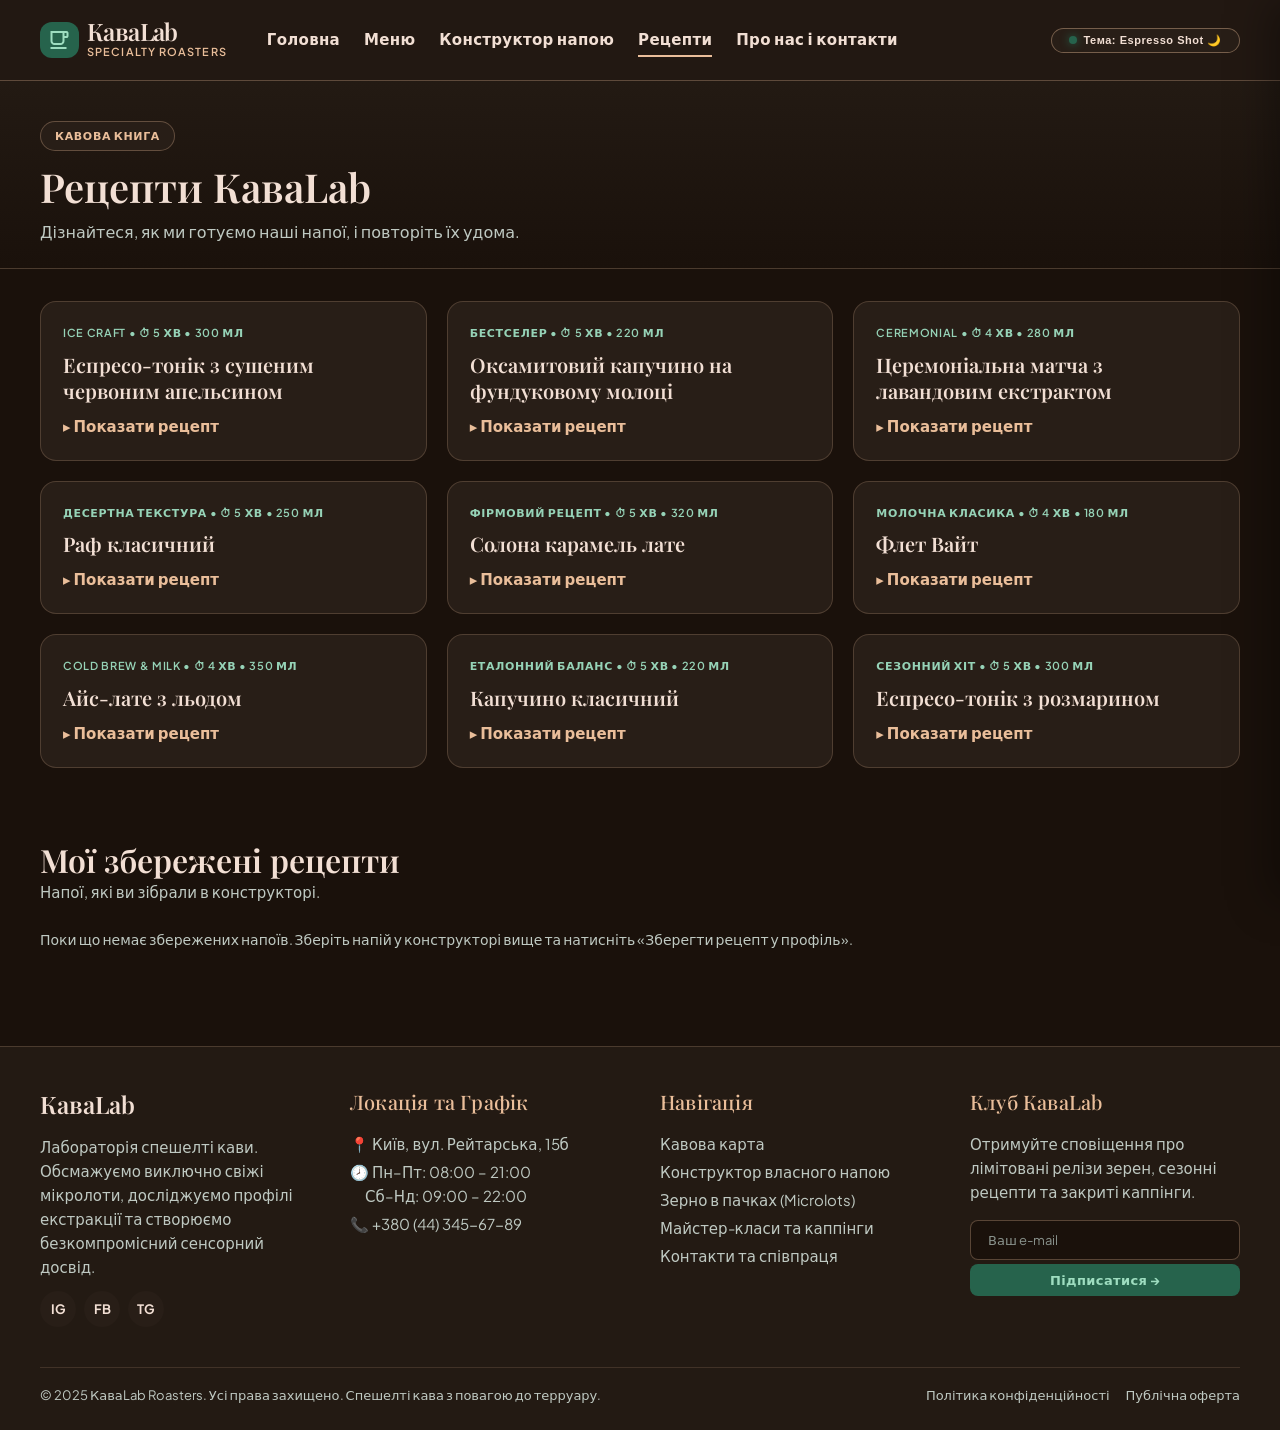
<file: recipes.html>
<!DOCTYPE html>
<html lang="uk">
<head>
<meta charset="UTF-8">
<meta name="viewport" content="width=device-width, initial-scale=1, viewport-fit=cover">
<title>Рецепти — КаваLab</title>
<link rel="preconnect" href="https://fonts.googleapis.com">
<link rel="preconnect" href="https://fonts.gstatic.com" crossorigin>
<link href="https://fonts.googleapis.com/css2?family=Playfair+Display:ital,wght@0,500;0,600;0,700;1,700&family=Plus+Jakarta+Sans:wght@400;600;700&display=swap" rel="stylesheet">
<link rel="stylesheet" href="style.css">
<script>try{document.documentElement.setAttribute('data-theme',JSON.parse(localStorage.getItem('kl_theme')||'"dark"'))}catch(e){}</script>
</head>
<body>
<header class="header"><div class="wrap">
  <div class="left">
    <a href="index.html" class="logo"><img src="images/logo.svg" alt="КаваLab" class="logo-mark"><span><b>КаваLab</b><small>Specialty Roasters</small></span></a>
    <nav><a href="index.html">Головна</a><a href="menu.html">Меню</a><a href="constructor.html">Конструктор напою</a><a href="recipes.html" class="active">Рецепти</a><a href="about.html">Про нас і контакти</a></nav>
  </div>
  <div class="right">
    <button class="theme" id="theme" type="button"><i></i>Тема: Espresso Shot 🌙</button>
    <button class="icon-btn" id="theme-m" type="button" aria-label="Тема">🌙</button>
    <button class="icon-btn" id="burger" type="button" aria-label="Меню">☰</button>
  </div>
</div></header>
<aside class="drawer" id="drawer">
  <div class="top"><a href="index.html" class="logo"><img src="images/logo.svg" alt="КаваLab" class="logo-mark"><b style="font:600 22px var(--serif)">КаваLab</b></a><button class="icon-btn" id="close" type="button" aria-label="Закрити">✕</button></div>
  <a href="index.html">Головна</a><a href="menu.html">Меню</a><a href="constructor.html">Конструктор напою</a><a href="recipes.html" class="active">Рецепти</a><a href="about.html">Про нас і контакти</a>
  <small><b style="display:block;color:var(--text)">Лабораторія кави</b>Київ, вул. Рейтарська, 15б</small>
</aside>
<nav class="tabbar"><a href="index.html"><span>🏠</span>Головна</a><a href="menu.html"><span>☕</span>Меню</a><a href="constructor.html"><span>⚗</span>Конструктор</a><a href="recipes.html" class="active"><span>📖</span>Рецепти</a><a href="about.html"><span>ℹ</span>Про нас</a></nav>
<main>

<section class="page-head"><div class="wrap"><span class="pill">Кавова книга</span><h1>Рецепти КаваLab</h1><p>Дізнайтеся, як ми готуємо наші напої, і повторіть їх удома.</p></div></section>
<section class="wrap"><div class="rec-grid"><article class="rec"><div class="k">Ice Craft • ⏱ 5 хв • 300 мл</div><h3>Еспресо-тонік з сушеним червоним апельсином</h3><details id="r1"><summary>Показати рецепт</summary><h4>Інгредієнти</h4><ul><li>Еспресо (Колумбія, мікролот) — 36 г</li><li>Преміальний тонік — 150 мл</li><li>Лід кубиками — 150 г</li><li>Сушений червоний апельсин — 1 кружок</li></ul><h4>Приготування</h4><ol><li>Наповніть склянку льодом і влийте охолоджений тонік.</li><li>Приготуйте допіо та дайте йому трохи охолонути.</li><li>Повільно влийте еспресо по ложці, щоб шари не змішалися.</li><li>Прикрасьте кружком сушеного апельсина.</li></ol></details></article><article class="rec"><div class="k">Бестселер • ⏱ 5 хв • 220 мл</div><h3>Оксамитовий капучино на фундуковому молоці</h3><details id="r2"><summary>Показати рецепт</summary><h4>Інгредієнти</h4><ul><li>Еспресо (Гватемала) — 36 г</li><li>Фундукове молоко — 150 мл</li></ul><h4>Приготування</h4><ol><li>Приготуйте еспресо у підігрітій чашці.</li><li>Збийте молоко паром до 60–62 °C до дрібної блискучої пінки.</li><li>Влийте молоко тонким струменем, наприкінці зробіть малюнок.</li></ol></details></article><article class="rec"><div class="k">Ceremonial • ⏱ 4 хв • 280 мл</div><h3>Церемоніальна матча з лавандовим екстрактом</h3><details id="r3"><summary>Показати рецепт</summary><h4>Інгредієнти</h4><ul><li>Матча Uji — 2 г</li><li>Вода 70–75 °C — 40 мл</li><li>Холодний настій лаванди — 30 мл</li><li>Молоко — 120 мл</li><li>Лід — за смаком</li></ul><h4>Приготування</h4><ol><li>Просійте матчу в чашу чаван.</li><li>Додайте воду та збийте вінчиком рухами «М» до дрібної піни.</li><li>Налийте у склянку з льодом настій лаванди та молоко.</li><li>Зверху вийміть матчу тонким струменем.</li></ol></details></article><article class="rec"><div class="k">Десертна текстура • ⏱ 5 хв • 250 мл</div><h3>Раф класичний</h3><details id="r4"><summary>Показати рецепт</summary><h4>Інгредієнти</h4><ul><li>Еспресо — 36 г</li><li>Вершки 10% — 150 мл</li><li>Ванільний цукор бурбон — 1 ч. л.</li></ul><h4>Приготування</h4><ol><li>Збийте вершки з ванільним цукром паром до 60 °C.</li><li>Додайте гарячий еспресо.</li><li>Перелийте в чашку, злегка збивши до мусової текстури.</li></ol></details></article><article class="rec"><div class="k">Фірмовий рецепт • ⏱ 5 хв • 320 мл</div><h3>Солона карамель лате</h3><details id="r5"><summary>Показати рецепт</summary><h4>Інгредієнти</h4><ul><li>Еспресо — 36 г</li><li>Домашня карамель — 20 мл</li><li>Молоко — 200 мл</li><li>Сіль Fleur de Sel — щіпка</li></ul><h4>Приготування</h4><ol><li>Змішайте карамель із гарячим еспресо до однорідності.</li><li>Збийте молоко до 62 °C.</li><li>Влийте молоко, зверху — щіпка солі.</li></ol></details></article><article class="rec"><div class="k">Молочна класика • ⏱ 4 хв • 180 мл</div><h3>Флет Вайт</h3><details id="r6"><summary>Показати рецепт</summary><h4>Інгредієнти</h4><ul><li>Допіо — 36–40 г</li><li>Молоко — 120 мл</li></ul><h4>Приготування</h4><ol><li>Приготуйте подвійний еспресо в чашці.</li><li>Збийте молоко до тонкої глянцевої мікропінки (60 °C).</li><li>Влийте молоко, залишивши шар пінки не товщим за 5 мм.</li></ol></details></article><article class="rec"><div class="k">Cold Brew & Milk • ⏱ 4 хв • 350 мл</div><h3>Айс-лате з льодом</h3><details id="r7"><summary>Показати рецепт</summary><h4>Інгредієнти</h4><ul><li>Еспресо — 36 г</li><li>Холодне молоко — 150 мл</li><li>Лід — 150 г</li></ul><h4>Приготування</h4><ol><li>Наповніть склянку льодом і влийте холодне молоко.</li><li>Повільно влийте еспресо по ложці.</li><li>Дайте шарам плавно переливатися градієнтом.</li></ol></details></article><article class="rec"><div class="k">Еталонний баланс • ⏱ 5 хв • 220 мл</div><h3>Капучино класичний</h3><details id="r8"><summary>Показати рецепт</summary><h4>Інгредієнти</h4><ul><li>Еспресо — 36 г</li><li>Молоко — 150 мл</li></ul><h4>Приготування</h4><ol><li>Приготуйте еспресо в підігрітій чашці.</li><li>Збийте молоко до 62 °C, щоб пінка була шовковистою.</li><li>Влийте молоко, ідеальна пропорція — третина еспресо, третина молока, третина пінки.</li></ol></details></article><article class="rec"><div class="k">Сезонний хіт • ⏱ 5 хв • 300 мл</div><h3>Еспресо-тонік з розмарином</h3><details id="r9"><summary>Показати рецепт</summary><h4>Інгредієнти</h4><ul><li>Еспресо (Кенія Nyeri) — 36 г</li><li>Тонік — 120 мл</li><li>Сироп червоного грейпфрута — 10 мл</li><li>Лід — 150 г</li><li>Гілочка розмарину</li></ul><h4>Приготування</h4><ol><li>Склянку наповніть льодом, додайте сироп і тонік.</li><li>Влийте еспресо зверху.</li><li>Притисніть гілочку розмарину в долонях і покладіть на лід.</li></ol></details></article></div>
<h2 id="saved" style="margin-top:8px">Мої збережені рецепти</h2><p class="muted">Напої, які ви зібрали в конструкторі.</p>
<div class="rec-grid" id="rec-grid"></div></section></main>
<footer><div class="wrap">
  <div class="f-grid">
    <div><div class="brand">КаваLab</div><p>Лабораторія спешелті кави. Обсмажуємо виключно свіжі мікролоти, досліджуємо профілі екстракції та створюємо безкомпромісний сенсорний досвід.</p><div class="socials"><a href="#">IG</a><a href="#">FB</a><a href="#">TG</a></div></div>
    <div><h4>Локація та Графік</h4><ul><li>📍 Київ, вул. Рейтарська, 15б</li><li>🕗 Пн–Пт: 08:00 – 21:00<br>&nbsp;&nbsp;&nbsp;&nbsp;&nbsp;Сб–Нд: 09:00 – 22:00</li><li>📞 <a href="tel:+380443456789">+380 (44) 345-67-89</a></li></ul></div>
    <div><h4>Навігація</h4><ul><li><a href="menu.html">Кавова карта</a></li><li><a href="constructor.html">Конструктор власного напою</a></li><li><a href="#">Зерно в пачках (Microlots)</a></li><li><a href="#">Майстер-класи та каппінги</a></li><li><a href="about.html">Контакти та співпраця</a></li></ul></div>
    <div><h4>Клуб КаваLab</h4><p>Отримуйте сповіщення про лімітовані релізи зерен, сезонні рецепти та закриті каппінги.</p><form class="sub" onsubmit="return false"><input type="email" placeholder="Ваш e-mail" aria-label="E-mail"><button type="submit">Підписатися →</button></form></div>
  </div>
  <div class="legal"><span>© 2025 КаваLab Roasters. Усі права захищено. Спешелті кава з повагою до терруару.</span><div><a href="#">Політика конфіденційності</a><a href="#">Публічна оферта</a></div></div>
</div></footer>
<script src="script.js"></script>
</body>
</html>
</file>
<file: style.css>
:root {
  --head: rgba(35,26,19,.95);
  --bg: #1a110b;
  --surface: #231a13;
  --card: #281e17;
  --raised: #332821;
  --accent: #eabe9a;
  --text: #f2dfd4;
  --muted: #bfc9c2;
  --placeholder: #8a938d;
  --green: #26634c;
  --on-green: #003827;
  --green-light: #96d3b7;
  --green-chip: #9eddc0;
  --line: rgba(234,190,154,.3);
  --line-soft: rgba(234,190,154,.2);
  --serif: 'Playfair Display',Georgia,serif;
  --sans: 'Plus Jakarta Sans',system-ui,sans-serif;
}

* {
  box-sizing: border-box;
  margin: 0;
  padding: 0;
}

body {
  background: var(--bg);
  color: var(--text);
  font-family: var(--sans);
  font-size: 15px;
  line-height: 1.6;
}

a { color: inherit; text-decoration: none; }
img { max-width: 100%; display: block; }

.wrap {
  max-width: 1320px;
  margin: 0 auto;
  padding: 0 40px;
}

.eyebrow {
  font-size: 11px;
  font-weight: 600;
  letter-spacing: .1em;
  text-transform: uppercase;
  color: var(--accent);
}

h1,h2,h3 { font-family: var(--serif); }

h2 {
  font-size: 32px;
  line-height: 40px;
  font-weight: 600;
}

.muted { color: var(--muted); }

/* BUTTONS */

.btn {
  display: inline-flex;
  align-items: center;
  justify-content: center;
  gap: 6px;
  padding: 16px 32px;
  border-radius: 12px;
  font-weight: 600;
  font-size: 15px;
  letter-spacing: .02em;
  border: 1px solid transparent;
  cursor: pointer;
  transition: transform .15s,filter .15s;
}

.btn:hover {
  transform: translateY(-1px);
  filter: brightness(1.1);
}

.btn-primary {
  background: var(--green);
  color: var(--on-green);
  box-shadow: 0 0 10px rgba(38,99,76,.35);
}

.btn-ghost {
  background: rgba(62,50,43,.4);
  color: var(--text);
  border-color: rgba(234,190,154,.4);
}

/* HEADER */

.header {
  position: sticky;
  top: 0;
  z-index: 10;
  background: var(--head);
  backdrop-filter: blur(24px);
  border-bottom: 1px solid var(--line);
}

.header .wrap {
  height: 80px;
  display: flex;
  align-items: center;
  justify-content: space-between;
  gap: 24px;
}

.left {
  display: flex;
  align-items: center;
  gap: 40px;
}

.logo {
  display: flex;
  align-items: center;
  gap: 8px;
}

.logo-mark {
  width: 39px;
  height: 36px;
  border-radius: 12px;
  background: var(--green);
  display: grid;
  place-items: center;
  font-size: 18px;
}

img.logo-mark {
  background: transparent;
  object-fit: contain;
  border-radius: 8px;
}

.logo b {
  display: block;
  font: 600 24px/24px var(--serif);
  letter-spacing: -.025em;
}

.logo small {
  display: block;
  font-size: 11px;
  font-weight: 600;
  letter-spacing: .1em;
  text-transform: uppercase;
  color: var(--accent);
}

nav {
  display: flex;
  gap: 24px;
}

nav a {
  padding: 4px 0;
  font-weight: 600;
  letter-spacing: .02em;
  border-bottom: 2px solid transparent;
}

nav a.active,
nav a:hover {
  border-color: var(--accent);
}

.right {
  display: flex;
  align-items: center;
  gap: 16px;
}

.theme {
  background: var(--card);
  border: 1px solid rgba(234,190,154,.4);
  border-radius: 999px;
  padding: 5px 17px;
  font-size: 11px;
  font-weight: 600;
  letter-spacing: .05em;
  display: flex;
  align-items: center;
  gap: 6px;
  color: var(--text);
  cursor: pointer;
}

.theme i {
  width: 8px;
  height: 8px;
  border-radius: 50%;
  background: var(--green);
  box-shadow: 0 0 8px var(--green);
}

.cart {
  background: var(--green);
  color: var(--green-chip);
  border-radius: 999px;
  padding: 8px 16px;
  font-weight: 600;
  letter-spacing: .02em;
}

/* HERO */

.hero {
  position: relative;
  overflow: hidden;
  padding: 96px 0;
}

.glow {
  position: absolute;
  border-radius: 50%;
  pointer-events: none;
}

.glow.a {
  width: 384px;
  height: 384px;
  left: -128px;
  top: -128px;
  background: rgba(95,64,37,.2);
  filter: blur(100px);
}

.glow.b {
  width: 500px;
  height: 500px;
  right: 0;
  bottom: -128px;
  background: rgba(38,99,76,.2);
  filter: blur(120px);
}

.hero-grid {
  position: relative;
  display: grid;
  grid-template-columns: 7fr 5fr;
  gap: 40px;
  align-items: center;
}

.badge {
  display: inline-flex;
  align-items: center;
  gap: 8px;
  background: var(--card);
  border: 1px solid var(--line);
  border-radius: 999px;
  padding: 7px 13px;
  margin-bottom: 16px;
}

.hero h1 {
  font-size: 56px;
  line-height: 64px;
  font-weight: 700;
  letter-spacing: -.02em;
  margin-bottom: 16px;
}

.hero h1 em {
  color: var(--accent);
  font-weight: 700;
}

.hero p.lead {
  font-size: 18px;
  line-height: 1.63;
  color: var(--muted);
  max-width: 576px;
}

.cta {
  display: flex;
  flex-wrap: wrap;
  gap: 16px;
  padding: 20px 0 16px;
}

.metrics {
  display: flex;
  gap: 16px;
}

.metric {
  flex: 1;
  background: var(--card);
  border: 1px solid var(--line-soft);
  border-radius: 12px;
  padding: 17px;
  box-shadow: 0 4px 6px -1px rgba(0,0,0,.1);
}

.metric b {
  display: block;
  font: 600 24px/24px var(--serif);
  color: var(--accent);
}

.metric span {
  display: block;
  margin-top: 6px;
  font-size: 11px;
  font-weight: 600;
  letter-spacing: .05em;
  text-transform: uppercase;
  color: var(--muted);
}

.showcase {
  position: relative;
  max-width: 460px;
  border-radius: 24px;
  border: 1px solid var(--line);
  overflow: hidden;
  box-shadow: 0 25px 50px -12px rgba(0,0,0,.25);
}

.showcase .photo { height: 458px; }

.showcase::after {
  content: "";
  position: absolute;
  inset: 0;
  pointer-events: none;
  background: linear-gradient(
    to top,
    rgba(26,17,11,.9),
    rgba(26,17,11,.2) 50%,
    rgba(26,17,11,0)
  );
}

.ribbon {
  position: absolute;
  z-index: 1;
  left: 20px;
  right: 20px;
  bottom: 20px;
  display: flex;
  align-items: center;
  justify-content: space-between;
  gap: 8px;
  padding: 17px;
  border-radius: 16px;
  background: rgba(51,40,33,.9);
  border: 1px solid var(--line);
  backdrop-filter: blur(12px);
}

.ribbon .ic {
  width: 40px;
  height: 40px;
  border-radius: 50%;
  background: var(--green);
  display: grid;
  place-items: center;
  flex: none;
}

.ribbon div {
  display: flex;
  gap: 8px;
  align-items: center;
}

.ribbon h4 {
  font: 500 20px/25px var(--serif);
  letter-spacing: .01em;
}

.ribbon small {
  font-size: 13px;
  color: var(--accent);
}

.ribbon .q {
  font-weight: 700;
  color: var(--green-light);
  white-space: nowrap;
}

/* PHOTOS */

.photo {
  background: linear-gradient(
    135deg,
    #5f4025,
    #2a1d12 60%,
    #1a2a22
  );
  background-size: cover;
  background-position: center;
}

.photo.hero-img {
  background-image:
    url('images/hero.png'),
    linear-gradient(135deg,#5f4025,#2a1d12 60%,#1a2a22);
}

.photo.c1 {
  background-image:
    url('images/card-1.png'),
    linear-gradient(135deg,#5f4025,#2a1d12);
}

.photo.c2 {
  background-image:
    url('images/card-2.png'),
    linear-gradient(135deg,#5f4025,#2a1d12);
}

.photo.c3 {
  background-image:
    url('images/card-3.png'),
    linear-gradient(135deg,#5f4025,#2a1d12);
}

/* SEASONAL */

.seasonal {
  background: var(--surface);
  padding: 40px 0;
}

.sec-head {
  display: flex;
  align-items: flex-end;
  justify-content: space-between;
  gap: 24px;
  margin-bottom: 40px;
}

.sec-head .eyebrow {
  display: flex;
  align-items: center;
  gap: 8px;
}

.sec-head .eyebrow::before {
  content: "";
  width: 6px;
  height: 24px;
  border-radius: 999px;
  background: var(--accent);
}

.sec-head h2 { padding-top: 4px; }
.sec-head p { font-size: 15px; }

.more {
  color: var(--accent);
  font-weight: 600;
  letter-spacing: .02em;
  white-space: nowrap;
}

.cards {
  display: grid;
  grid-template-columns: repeat(3,1fr);
  gap: 24px;
}

.card {
  background: var(--card);
  border: 1px solid rgba(234,190,154,.25);
  border-radius: 16px;
  overflow: hidden;
  display: flex;
  flex-direction: column;
}

.card .top {
  position: relative;
  background: #150c07;
}

.card .photo { height: 382px; }

.tag,
.price {
  position: absolute;
  top: 16px;
  backdrop-filter: blur(4px);
}

.tag {
  left: 16px;
  padding: 5px 13px;
  border-radius: 999px;
  font-size: 11px;
  font-weight: 600;
  letter-spacing: .05em;
  text-transform: uppercase;
  background: rgba(38,99,76,.9);
  border: 1px solid rgba(150,211,183,.3);
  color: var(--green-chip);
}

.tag.brown {
  background: rgba(95,64,37,.9);
  border-color: var(--line);
  color: #d7ad8a;
}

.price {
  right: 16px;
  padding: 5px 15px;
  border-radius: 12px;
  background: rgba(21,12,7,.8);
  border: 1px solid var(--line);
  font: 500 20px/28px var(--serif);
  color: var(--accent);
}

.card .body {
  padding: 24px;
  display: flex;
  flex-direction: column;
  gap: 16px;
  flex: 1;
}

.card h3 {
  font: 500 20px/28px var(--serif);
  letter-spacing: .01em;
  margin-bottom: 8px;
}

.card p {
  font-size: 13px;
  line-height: 20px;
  color: var(--muted);
}

.desc {
  font-size: 11px;
  font-weight: 600;
  letter-spacing: .05em;
  text-transform: uppercase;
  color: rgba(234,190,154,.8);
  margin-bottom: 8px;
}

.chips {
  display: flex;
  flex-wrap: wrap;
  gap: 6px;
}

.chips span {
  padding: 5px 11px;
  border-radius: 999px;
  font-size: 11px;
  font-weight: 600;
  letter-spacing: .05em;
  background: rgba(38,99,76,.4);
  border: 1px solid rgba(150,211,183,.2);
}

.card .btn {
  margin-top: auto;
  width: 100%;
  padding: 13px;
  background: rgba(62,50,43,.4);
  border-color: var(--line);
  color: var(--text);
}

/* PHILOSOPHY */

.philosophy { padding: 96px 0; }

.center {
  text-align: center;
  max-width: 672px;
  margin: 0 auto 40px;
}

.center .eyebrow {
  color: var(--green-light);
  margin-bottom: 8px;
}

.center p { margin-top: 8px; }

.pillars {
  display: grid;
  grid-template-columns: repeat(3,1fr);
  gap: 24px;
}

.pillar {
  background: var(--card);
  border: 1px solid var(--line-soft);
  border-radius: 16px;
  padding: 40px;
  display: flex;
  flex-direction: column;
  box-shadow: 0 10px 15px -3px rgba(0,0,0,.1);
}

.pillar .ic {
  width: 56px;
  height: 56px;
  border-radius: 16px;
  background: rgba(95,64,37,.4);
  display: grid;
  place-items: center;
  font-size: 24px;
  margin-bottom: 24px;
}

.pillar:nth-child(2) .ic {
  background: rgba(38,99,76,.4);
}

.pillar h3 {
  font: 600 24px/32px var(--serif);
  margin-bottom: 8px;
}

.pillar p {
  line-height: 1.63;
  color: var(--muted);
}

.pillar .foot {
  margin-top: auto;
  padding-top: 24px;
  font-size: 13px;
  font-weight: 600;
  letter-spacing: .03em;
  color: var(--accent);
}

.pillar:nth-child(2) .foot { color: var(--green-light); }

/* CONSTRUCTOR CTA */

.constructor {
  background: var(--surface);
  padding: 24px 0;
}

.cta-box {
  position: relative;
  overflow: hidden;
  background: var(--raised);
  border: 1px solid var(--line);
  border-radius: 24px;
  padding: 36px 48px;
  box-shadow: 0 25px 50px -12px rgba(0,0,0,.25);
  display: grid;
  grid-template-columns: 8fr 4fr;
  gap: 32px;
  align-items: center;
}

.cta-box .glow {
  width: 320px;
  height: 320px;
  filter: blur(64px);
}

.cta-box .glow.a {
  left: -80px;
  top: -80px;
  background: rgba(95,64,37,.2);
}

.cta-box .glow.b {
  right: -80px;
  bottom: -80px;
  background: rgba(38,99,76,.3);
}

.cta-box>div { position: relative; }

.cta-box h2 {
  font-size: 28px;
  line-height: 35px;
  margin: 10px 0;
}

.cta-box p {
  font-size: 16px;
  line-height: 24px;
  color: var(--muted);
  max-width: 672px;
}

.feat {
  display: flex;
  flex-wrap: wrap;
  gap: 16px;
  padding-top: 16px;
  font-size: 13px;
  font-weight: 600;
  letter-spacing: .03em;
  color: var(--muted);
}

.cta-box .btn {
  padding: 16px 24px;
  border-radius: 16px;
  justify-self: end;
  position: relative;
}

/* FOOTER */

footer {
  background: var(--surface);
  border-top: 1px solid var(--line-soft);
  padding: 41px 0 24px;
}

.f-grid {
  display: grid;
  grid-template-columns: repeat(4,1fr);
  gap: 40px;
  padding-bottom: 40px;
}

footer h4 {
  font: 500 20px/28px var(--serif);
  color: var(--accent);
  margin-bottom: 16px;
  letter-spacing: .01em;
}

footer .brand {
  font: 600 24px/32px var(--serif);
  margin-bottom: 15px;
}

footer p,
footer li {
  color: var(--muted);
  line-height: 1.6;
}

footer ul {
  list-style: none;
  display: grid;
  gap: 4px;
}

footer li a:hover { color: var(--accent); }

.socials {
  display: flex;
  gap: 8px;
  padding-top: 12px;
}

.socials a {
  width: 36px;
  height: 36px;
  border-radius: 50%;
  background: var(--card);
  display: grid;
  place-items: center;
  font-size: 13px;
  font-weight: 700;
}

.sub {
  display: grid;
  gap: 4px;
  margin-top: 16px;
}

.sub input {
  background: var(--bg);
  border: 1px solid var(--line);
  border-radius: 8px;
  padding: 11px 17px;
  color: var(--text);
  font: 13px var(--sans);
}

.sub input::placeholder { color: var(--placeholder); }

.sub button {
  background: var(--green);
  color: var(--green-chip);
  border: 0;
  border-radius: 8px;
  padding: 8px;
  font: 700 13px var(--sans);
  letter-spacing: .03em;
  cursor: pointer;
}

.legal {
  display: flex;
  justify-content: space-between;
  gap: 16px;
  flex-wrap: wrap;
  border-top: 1px solid rgba(234,190,154,.15);
  padding-top: 17px;
  font-size: 13px;
  color: var(--muted);
}

.legal div {
  display: flex;
  gap: 16px;
}

/* LIGHT THEME */

[data-theme="light"] {
  --head: rgba(255,243,238,.95);
  --bg: #fff3ee;
  --surface: #ffe9e0;
  --card: #fff9f6;
  --raised: #ffe0d3;
  --accent: #8a5a35;
  --text: #2b1a10;
  --muted: #5d5148;
  --placeholder: #8a7c72;
  --green: #1f4d3a;
  --on-green: #fff;
  --green-light: #1f4d3a;
  --green-chip: #fff;
  --line: rgba(95,64,37,.3);
  --line-soft: rgba(95,64,37,.2);
}

[data-theme="light"] .glow { opacity: .35; }

[data-theme="light"] .chips span {
  background: rgba(31,77,58,.1);
  border-color: rgba(31,77,58,.25);
}

[data-theme="light"] .btn-ghost,
[data-theme="light"] .card .btn {
  background: rgba(95,64,37,.08);
}

[data-theme="light"] .ribbon,
[data-theme="light"] .tag,
[data-theme="light"] .price {
  color: #f2dfd4;
}

[data-theme="light"] .ribbon small { color: #eabe9a; }
[data-theme="light"] .tag.brown { color: #f2dfd4; }

/* MOBILE NAVIGATION */

.icon-btn {
  display: none;
  width: 40px;
  height: 40px;
  border-radius: 50%;
  background: var(--card);
  border: 1px solid var(--line);
  color: var(--text);
  font-size: 18px;
  cursor: pointer;
  place-items: center;
}

.cart .cb { display: none; }

.drawer {
  position: fixed;
  inset: 0 0 0 auto;
  width: min(320px,86vw);
  background: var(--surface);
  z-index: 30;
  transform: translateX(100%);
  transition: transform .25s;
  padding: 20px;
  display: flex;
  flex-direction: column;
  gap: 6px;
  box-shadow: -10px 0 40px rgba(0,0,0,.35);
}

.drawer.open { transform: none; }

.drawer .top {
  display: flex;
  justify-content: space-between;
  align-items: center;
  margin-bottom: 12px;
}

.drawer a {
  padding: 12px 14px;
  border-radius: 12px;
  font: 600 18px var(--serif);
}

.drawer a.active {
  background: var(--green);
  color: var(--green-chip);
}

.drawer small {
  margin-top: auto;
  color: var(--muted);
  font-size: 13px;
}

.tabbar { display: none; }

/* PAGE HEAD */

.page-head {
  padding: 40px 0 24px;
  border-bottom: 1px solid var(--line-soft);
  background: linear-gradient(180deg,var(--surface),var(--bg));
}

.page-head .row {
  display: flex;
  justify-content: space-between;
  align-items: flex-end;
  gap: 24px;
  flex-wrap: wrap;
}

.page-head h1 {
  font: 600 40px/48px var(--serif);
  margin: 12px 0 8px;
  max-width: 640px;
}

.page-head p {
  max-width: 560px;
  color: var(--muted);
  font-size: 16px;
}

.pill {
  display: inline-flex;
  align-items: center;
  gap: 8px;
  background: var(--card);
  border: 1px solid var(--line);
  border-radius: 999px;
  padding: 5px 14px;
  font-size: 11px;
  font-weight: 600;
  letter-spacing: .06em;
  text-transform: uppercase;
  color: var(--accent);
}

.stat-box {
  background: var(--card);
  border: 1px solid var(--line);
  border-radius: 16px;
  padding: 12px 20px;
  text-align: center;
  font-size: 13px;
  color: var(--muted);
}

.stat-box b {
  display: block;
  font: 500 20px var(--serif);
  color: var(--text);
}

/* MENU */

.search {
  display: flex;
  align-items: center;
  gap: 10px;
  background: var(--card);
  border: 1px solid var(--line);
  border-radius: 12px;
  padding: 0 16px;
  margin: 24px 0 16px;
}

.search input {
  flex: 1;
  background: none;
  border: 0;
  outline: 0;
  color: var(--text);
  font: 15px var(--sans);
  padding: 14px 0;
}

.search input::placeholder { color: var(--placeholder); }

.filters {
  display: flex;
  gap: 8px;
  overflow-x: auto;
  padding-bottom: 6px;
  scrollbar-width: none;
}

.filters button {
  flex: none;
  background: var(--card);
  border: 1px solid var(--line);
  color: var(--text);
  border-radius: 999px;
  padding: 8px 18px;
  font: 600 13px var(--sans);
  cursor: pointer;
}

.filters button.on {
  background: var(--green);
  color: var(--green-chip);
  border-color: var(--green);
}

.count {
  display: flex;
  justify-content: space-between;
  padding: 16px 0;
  border-bottom: 1px solid var(--line-soft);
  margin-bottom: 24px;
  font-size: 11px;
  font-weight: 600;
  letter-spacing: .06em;
  text-transform: uppercase;
  color: var(--accent);
}

.menu-grid {
  display: grid;
  grid-template-columns: repeat(3,1fr);
  gap: 24px;
  padding-bottom: 64px;
}

.dish {
  background: var(--card);
  border: 1px solid rgba(234,190,154,.25);
  border-radius: 16px;
  padding: 20px;
  display: flex;
  flex-direction: column;
  gap: 12px;
}

.dish[hidden] { display: none; }

.dish .photo {
  height: 180px;
  border-radius: 12px;
  position: relative;
}

.dish .photo span {
  position: absolute;
  left: 10px;
  bottom: 10px;
  background: var(--green);
  color: var(--green-chip);
  font-size: 11px;
  font-weight: 600;
  padding: 3px 10px;
  border-radius: 999px;
}

.dish .k {
  display: flex;
  justify-content: space-between;
  font-size: 11px;
  font-weight: 600;
  letter-spacing: .06em;
  text-transform: uppercase;
  color: var(--green-light);
}

.dish .k b {
  color: var(--muted);
  font-weight: 600;
  background: var(--bg);
  border-radius: 8px;
  padding: 1px 8px;
  letter-spacing: 0;
}

.dish h3 { font: 600 24px/30px var(--serif); }

.dish p {
  font-size: 14px;
  color: var(--muted);
  flex: 1;
}

.dish .foot {
  display: flex;
  justify-content: space-between;
  align-items: flex-end;
  border-top: 1px solid var(--line-soft);
  padding-top: 14px;
}

.dish .foot small {
  display: block;
  font-size: 11px;
  color: var(--muted);
}

.dish .foot b { font: 600 24px var(--serif); }

.dish .btn {
  padding: 8px 16px;
  font-size: 13px;
  border-radius: 999px;
  background: var(--green);
  color: var(--green-chip);
}

.lab {
  background: var(--surface);
  padding: 48px 0;
}

.lab-box {
  display: grid;
  grid-template-columns: 1.2fr 1fr;
  gap: 40px;
  align-items: center;
  background: var(--card);
  border: 1px solid var(--line);
  border-radius: 24px;
  padding: 48px;
}

.lab-box h2 { margin: 12px 0; }

.lab-box .links {
  display: flex;
  gap: 24px;
  align-items: center;
  margin-top: 20px;
  flex-wrap: wrap;
}

.bars {
  background: #150c07;
  color: #f2dfd4;
  border: 1px solid var(--line);
  border-radius: 12px;
  padding: 20px;
  font: 12px/1.4 ui-monospace,Menlo,monospace;
}

.bars .t {
  display: flex;
  justify-content: space-between;
  margin-bottom: 14px;
}

.bars .r { margin-bottom: 12px; }

.bars .r div {
  display: flex;
  justify-content: space-between;
}

.bars i {
  display: block;
  height: 5px;
  border-radius: 3px;
  background: linear-gradient(90deg,#eabe9a,#96d3b7);
  margin-top: 5px;
}

/* CONSTRUCTOR PAGE */

.build {
  display: grid;
  grid-template-columns: 1fr 440px;
  gap: 40px;
  padding: 40px 0 48px;
  align-items: start;
}

.step {
  background: var(--card);
  border: 1px solid var(--line-soft);
  border-radius: 24px;
  padding: 32px;
  margin-bottom: 28px;
}

.step header {
  display: flex;
  justify-content: space-between;
  align-items: center;
  margin-bottom: 20px;
  gap: 12px;
}

.step h2 {
  font-size: 22px;
  line-height: 28px;
  display: flex;
  align-items: center;
  gap: 12px;
}

.step h2 i {
  font: 600 12px var(--sans);
  width: 26px;
  height: 26px;
  border-radius: 50%;
  background: var(--green);
  color: var(--green-chip);
  display: grid;
  place-items: center;
  font-style: normal;
  flex: none;
}

.step header span {
  font-size: 11px;
  font-weight: 600;
  letter-spacing: .08em;
  text-transform: uppercase;
  color: var(--accent);
  text-align: right;
}

.opts {
  display: grid;
  grid-template-columns: repeat(3,1fr);
  gap: 12px;
}

.opts.two { grid-template-columns: 1fr 1fr; }

.opt {
  position: relative;
  cursor: pointer;
  display: block;
}

.opt input {
  position: absolute;
  opacity: 0;
  inset: 0;
  cursor: pointer;
}

.opt div {
  height: 100%;
  background: var(--bg);
  border: 1px solid var(--line-soft);
  border-radius: 12px;
  padding: 14px 16px;
  transition: .15s;
  display: flex;
  flex-direction: column;
  gap: 2px;
}

.opt b { font: 600 15px var(--sans); }
.opt small { font-size: 12px; color: var(--muted); }
.opt em { font-style: normal; font-size: 12px; font-weight: 600; color: var(--green-light); }
.opt.wide { grid-column: 1/-1; }

.sizes .opt div {
  text-align: center;
  align-items: center;
  padding: 18px 10px;
}

.opt input:checked+div {
  border-color: var(--green-light);
  background: rgba(38,99,76,.2);
  box-shadow: 0 0 0 1px var(--green-light);
}

.opt input:focus-visible+div { outline: 2px solid var(--accent); }

.preview {
  position: sticky;
  top: 100px;
  background: var(--card);
  border: 1px solid var(--line);
  border-radius: 24px;
  padding: 28px;
  box-shadow: 0 25px 50px -12px rgba(0,0,0,.3);
}

.preview .hd {
  display: flex;
  justify-content: space-between;
  align-items: center;
  font-size: 11px;
  font-weight: 600;
  letter-spacing: .06em;
  text-transform: uppercase;
  color: var(--green-light);
  padding-bottom: 14px;
  border-bottom: 1px solid var(--line-soft);
}

.cup {
  width: 150px;
  margin: 24px auto 18px;
  border: 3px solid var(--line);
  border-radius: 10px 10px 36px 36px;
  overflow: hidden;
  font-size: 10px;
  text-align: center;
  font-weight: 600;
  color: #3a2618;
  transition: width 0.35s cubic-bezier(0.22, 1, 0.36, 1), transform 0.35s ease;
}

.cup.size-S { width: 126px; }
.cup.size-M { width: 150px; }
.cup.size-L { width: 174px; }

.cup div {
  padding: 10px 4px;
  transition: background 0.4s ease, padding 0.35s ease, color 0.3s ease;
}

.cup .l1 {
  background: linear-gradient(180deg, #fffaf5, #f2e2d2);
  color: #3a2618;
}

.cup .l2 {
  background: linear-gradient(180deg, #e5ceb7, #d3b497);
  color: #2b1a10;
}

.cup .l3 {
  background: linear-gradient(180deg, #8c552b, #4a2912);
  color: #f2dfd4;
}

.cup.has-syrup .l3 {
  border-bottom: 10px solid #c97a2b;
}

.cup.matcha .l2 {
  background: linear-gradient(180deg, #a6d6b5, #6ba882);
  color: #132a1e;
}

.preview h3 {
  font: 600 22px/28px var(--serif);
  margin-bottom: 14px;
}

.sum {
  border: 1px solid var(--line-soft);
  border-radius: 12px;
  padding: 14px 16px;
  font-size: 13px;
  color: var(--muted);
  display: grid;
  gap: 8px;
}

.sum div {
  display: flex;
  justify-content: space-between;
  gap: 8px;
}

.sum .tot {
  border-top: 1px solid var(--line-soft);
  padding-top: 10px;
  color: var(--text);
  font-weight: 700;
  letter-spacing: .04em;
  text-transform: uppercase;
  align-items: center;
}

.sum .tot b {
  font: 600 28px var(--serif);
  color: var(--green-light);
}

.preview .btn { width: 100%; margin-top: 14px; }
.preview .note { text-align: center; font-size: 12px; color: var(--muted); margin-top: 12px; }

.facts {
  display: grid;
  grid-template-columns: repeat(3,1fr);
  gap: 20px;
  padding: 0 0 48px;
}

.fact {
  display: flex;
  gap: 14px;
  background: var(--card);
  border: 1px solid var(--line-soft);
  border-radius: 12px;
  padding: 18px;
}

.fact span { font-size: 22px; }
.fact b { display: block; }
.fact small { color: var(--muted); font-size: 13px; }

/* ABOUT */

.about-hero {
  display: grid;
  grid-template-columns: 7fr 5fr;
  gap: 40px;
  padding: 56px 0 40px;
  align-items: center;
}

.about-hero h1 {
  font: 600 52px/60px var(--serif);
  margin-bottom: 20px;
}

.about-hero h1 em { color: var(--accent); font-weight: 700; }
.about-hero p { color: var(--muted); margin-bottom: 14px; }
.about-hero p.big { font-size: 18px; }

.about-hero .stats {
  display: flex;
  gap: 16px;
  margin-top: 24px;
}

.about-hero .photo {
  height: 440px;
  border-radius: 24px;
  border: 1px solid var(--line);
  position: relative;
  background-image:
    url('images/card-4.png'),
    linear-gradient(135deg,#5f4025,#2a1d12 60%,#1a2a22);
}

.about-hero .photo div {
  position: absolute;
  left: 16px;
  right: 16px;
  bottom: 16px;
  background: rgba(51,40,33,.9);
  color: #f2dfd4;
  border: 1px solid var(--line);
  border-radius: 16px;
  padding: 14px 18px;
  font-size: 13px;
}

.about-hero .photo b {
  display: block;
  font: 500 20px var(--serif);
}

.values {
  display: grid;
  grid-template-columns: repeat(4,1fr);
  gap: 20px;
  padding-bottom: 56px;
}

.value {
  background: var(--card);
  border: 1px solid var(--line-soft);
  border-radius: 16px;
  padding: 24px;
}

.value span {
  display: grid;
  place-items: center;
  width: 44px;
  height: 44px;
  border-radius: 12px;
  background: rgba(95,64,37,.4);
  margin-bottom: 16px;
  font-size: 20px;
}

.value h3 {
  font: 600 20px/26px var(--serif);
  margin-bottom: 8px;
}

.value p { font-size: 14px; color: var(--muted); }

.value small {
  display: block;
  margin-top: 14px;
  font-size: 10px;
  font-weight: 700;
  letter-spacing: .1em;
  color: var(--accent);
}

.where {
  background: var(--surface);
  padding: 48px 0;
}

.where h2 { margin: 8px 0 24px; }

.where-grid {
  display: grid;
  grid-template-columns: 5fr 7fr;
  gap: 24px;
}

.addr {
  background: var(--card);
  border: 1px solid var(--line-soft);
  border-radius: 16px;
  padding: 28px;
  display: grid;
  gap: 14px;
  font-size: 14px;
}

.addr h3 { font: 600 24px var(--serif); }
.addr p { color: var(--muted); }

.addr .live {
  background: var(--bg);
  border-radius: 10px;
  padding: 10px 14px;
  font-size: 12px;
}

.map {
  min-height: 360px;
  border-radius: 16px;
  border: 1px solid var(--line-soft);
  background:
    radial-gradient(circle at 30% 40%,rgba(38,99,76,.25),transparent 50%),
    linear-gradient(135deg,#2a1f17,#1a110b);
  position: relative;
  color: #f2dfd4;
}

.map span {
  position: absolute;
  font-size: 12px;
  background: rgba(51,40,33,.9);
  border: 1px solid var(--line);
  border-radius: 10px;
  padding: 6px 12px;
}

.book { padding: 56px 0; }
.book .center { margin-bottom: 28px; }
.book h2 { font-size: 40px; line-height: 48px; }

.form {
  max-width: 860px;
  margin: 0 auto;
  background: var(--card);
  border: 1px solid var(--line);
  border-radius: 24px;
  padding: 36px;
  display: grid;
  gap: 20px;
}

.form label.f {
  display: grid;
  gap: 8px;
  font-size: 13px;
  font-weight: 600;
}

.form input[type=text],
.form input[type=tel],
.form input[type=date],
.form input[type=time],
.form textarea {
  width: 100%;
  background: #150c07;
  color: #f2dfd4;
  border: 1px solid var(--line-soft);
  border-radius: 10px;
  padding: 13px 14px;
  font: 14px var(--sans);
}

[data-theme="light"] .form input[type=text],
[data-theme="light"] .form input[type=tel],
[data-theme="light"] .form input[type=date],
[data-theme="light"] .form input[type=time],
[data-theme="light"] .form textarea {
  background: #fff;
  color: #2b1a10;
}

.form textarea { min-height: 90px; resize: vertical; }

.row2 {
  display: grid;
  grid-template-columns: 1fr 1fr;
  gap: 20px;
}

.row3 {
  display: grid;
  grid-template-columns: 1fr 1fr 1fr;
  gap: 20px;
}

.seg { display: flex; gap: 8px; }
.seg .opt { flex: 1; }

.seg .opt div {
  padding: 11px;
  text-align: center;
  align-items: center;
}

.form .foot {
  display: flex;
  justify-content: space-between;
  align-items: center;
  gap: 16px;
  flex-wrap: wrap;
  font-size: 12px;
  color: var(--muted);
}

/* RECIPES */

.rec-grid {
  display: grid;
  grid-template-columns: repeat(3,1fr);
  gap: 20px;
  padding: 32px 0 64px;
}

.rec {
  background: var(--card);
  border: 1px solid var(--line-soft);
  border-radius: 16px;
  padding: 22px;
  display: grid;
  gap: 10px;
}

.rec h3 { font: 600 20px/26px var(--serif); }
.rec p { font-size: 13px; color: var(--muted); }

.rec .foot {
  display: flex;
  justify-content: space-between;
  align-items: center;
  margin-top: 6px;
}

.rec .foot b { font: 600 22px var(--serif); }

.rec .btn {
  padding: 8px 16px;
  font-size: 13px;
  border-radius: 999px;
  background: var(--green);
  color: var(--green-chip);
}

.empty {
  grid-column: 1/-1;
  text-align: center;
  color: var(--muted);
}

.rec .k {
  font-size: 11px;
  font-weight: 600;
  letter-spacing: .06em;
  text-transform: uppercase;
  color: var(--green-light);
}

.rec summary {
  cursor: pointer;
  font-weight: 600;
  color: var(--accent);
  list-style: none;
}

.rec summary::before { content: "▸ "; }
.rec details[open] summary::before { content: "▾ "; }

.rec details h4 {
  font: 600 15px var(--serif);
  margin: 16px 0 6px;
}

.rec details ul,
.rec details ol {
  padding-left: 20px;
  font-size: 14px;
  color: var(--muted);
  display: grid;
  gap: 4px;
}

.rec:target,
.rec:has(details:target) {
  border-color: var(--green-light);
}

/* TABLET */

@media (max-width:1024px) {
  nav { display: none; }
  #burger { display: grid; }

  .hero-grid,
  .cta-box,
  .build,
  .about-hero,
  .where-grid,
  .lab-box {
    grid-template-columns: 1fr;
  }

  .showcase { max-width: 100%; }
  .preview { position: static; }

  .cards,
  .pillars,
  .f-grid,
  .menu-grid,
  .rec-grid,
  .values {
    grid-template-columns: 1fr 1fr;
  }

  .cta-box .btn { justify-self: start; }
}

/* MOBILE */

@media (max-width:640px) {
  .wrap { padding: 0 20px; }

  .theme,
  .logo small,
  .stat-box {
    display: none;
  }

  .left { gap: 16px; }
  .header .wrap { height: 64px; }
  .icon-btn { display: grid; }
  .right { gap: 8px; }
  body { padding-bottom: 64px; }

  .tabbar {
    display: grid;
    grid-template-columns: repeat(5,1fr);
    position: fixed;
    left: 0;
    right: 0;
    bottom: 0;
    z-index: 20;
    background: var(--head);
    backdrop-filter: blur(16px);
    border-top: 1px solid var(--line);
    padding: 6px 0 8px;
  }

  .tabbar a {
    display: grid;
    justify-items: center;
    gap: 2px;
    font-size: 10px;
    font-weight: 600;
    color: var(--muted);
  }

  .tabbar a span { font-size: 18px; }
  .tabbar a.active { color: var(--green-light); }

  .hero { padding: 48px 0; }
  .hero h1 { font-size: 36px; line-height: 42px; }
  .hero p.lead { font-size: 16px; }

  .metrics,
  .about-hero .stats {
    flex-direction: column;
  }

  .cta .btn { width: 100%; }
  .sec-head { flex-direction: column; align-items: flex-start; }

  h2 { font-size: 26px; line-height: 34px; }

  .cards,
  .pillars,
  .f-grid,
  .menu-grid,
  .rec-grid,
  .values,
  .facts,
  .opts,
  .row2,
  .row3 {
    grid-template-columns: 1fr;
  }

  .opts.sizes { grid-template-columns: repeat(3,1fr); }
  .card .photo { height: 280px; }
  .philosophy { padding: 56px 0; }
  .pillar { padding: 28px; }

  .cta-box { padding: 24px; gap: 20px; }
  .cta-box h2 { font-size: 25px; line-height: 32px; }
  .cta-box p { font-size: 15px; line-height: 23px; }
  .cta-box .btn { width: 100%; padding: 15px 18px; }

  .constructor { padding: 20px 0; }
  .legal { flex-direction: column; }

  .page-head h1,
  .about-hero h1 {
    font-size: 32px;
    line-height: 40px;
  }

  .step { padding: 20px; border-radius: 16px; }
  .lab-box,
  .form { padding: 22px; }

  .book h2 { font-size: 28px; line-height: 36px; }
  .about-hero .photo { height: 320px; }
}

/* === ПЛАВНА АНІМАЦІЯ ВСІХ БЛОКІВ ТА ФОТОГРАФІЙ === */

.showcase,
.card,
.dish,
.pillar,
.value,
.rec,
.metric,
.cta-box,
.fact,
.opt div,
.about-hero .photo,
.addr,
.lab-box,
.stat-box {
  transition: transform 0.35s cubic-bezier(0.22, 1, 0.36, 1),
              box-shadow 0.35s cubic-bezier(0.22, 1, 0.36, 1),
              border-color 0.3s ease;
}

.showcase,
.card .top,
.dish .photo,
.about-hero .photo {
  overflow: hidden;
}

.photo,
.photo img,
.card img,
.dish img {
  transition: transform 0.55s cubic-bezier(0.22, 1, 0.36, 1);
}

.showcase:hover,
.card:hover,
.dish:hover,
.pillar:hover,
.value:hover,
.rec:hover,
.metric:hover,
.cta-box:hover,
.fact:hover,
.about-hero .photo:hover,
.addr:hover,
.stat-box:hover {
  transform: translateY(-6px);
  box-shadow: 0 18px 36px rgba(0, 0, 0, 0.28);
}

.opt:hover div {
  transform: translateY(-3px);
  border-color: var(--accent);
}

.showcase:hover .photo,
.card:hover .photo,
.dish:hover .photo,
.about-hero .photo:hover {
  transform: scale(1.03);
}



/* === КАРУСЕЛЬ 1: НАПОЇ З МЕНЮ У БЛОЦІ КОНСТРУКТОРА (.cta-box) === */
.cta-box > .glow {
  position: absolute !important;
  pointer-events: none;
}

.cta-carousel-wrap {
  grid-column: 1 / -1;
  width: 100%;
  min-width: 0;
  margin-bottom: 24px;
  position: relative;
  z-index: 2;
}

.cta-swiper {
  width: 100%;
  padding: 6px 4px 40px;
  overflow: hidden;
  position: relative;
}

.cta-swiper .swiper-slide {
  height: auto;
  display: flex;
}

.cta-drink-card {
  width: 100%;
  background: var(--card);
  border: 1px solid var(--line);
  border-radius: 18px;
  overflow: hidden;
  display: flex;
  flex-direction: column;
  transition: transform 0.35s cubic-bezier(0.22, 1, 0.36, 1),
              border-color 0.3s ease,
              box-shadow 0.35s ease;
}

.cta-drink-card:hover {
  transform: translateY(-5px);
  border-color: var(--green-light);
  box-shadow: 0 14px 28px rgba(0, 0, 0, 0.32);
}

.cta-drink-photo {
  height: 195px;
  width: 100%;
  background-color: #150c07;
  background-size: cover;
  background-position: center;
  position: relative;
  flex: none;
  overflow: hidden;
}

.cta-drink-photo img {
  width: 100%;
  height: 100%;
  object-fit: cover;
  display: block;
  transition: transform 0.5s cubic-bezier(0.22, 1, 0.36, 1);
}

.cta-drink-card:hover .cta-drink-photo img {
  transform: scale(1.05);
}

.cta-drink-badge {
  position: absolute;
  top: 12px;
  left: 12px;
  z-index: 2;
  background: rgba(38, 99, 76, 0.92);
  color: var(--green-chip);
  border: 1px solid rgba(150, 211, 183, 0.35);
  border-radius: 999px;
  padding: 4px 11px;
  font-size: 10px;
  font-weight: 700;
  letter-spacing: 0.05em;
  text-transform: uppercase;
  backdrop-filter: blur(6px);
}

.cta-drink-price {
  position: absolute;
  top: 12px;
  right: 12px;
  z-index: 2;
  background: rgba(21, 12, 7, 0.85);
  color: var(--accent);
  border: 1px solid var(--line);
  border-radius: 10px;
  padding: 4px 10px;
  font-family: var(--serif);
  font-size: 15px;
  font-weight: 600;
  backdrop-filter: blur(6px);
}

.cta-drink-body {
  padding: 16px;
  display: flex;
  flex-direction: column;
  gap: 6px;
  flex: 1;
}

.cta-drink-body h4 {
  font-family: var(--serif);
  font-size: 18px;
  line-height: 1.3;
  color: var(--text);
}

.cta-drink-body p {
  font-size: 12.5px;
  line-height: 1.45;
  color: var(--muted);
  margin: 0;
}

.cta-swiper .swiper-button-prev,
.cta-swiper .swiper-button-next,
.map-swiper .swiper-button-prev,
.map-swiper .swiper-button-next {
  width: 36px;
  height: 36px;
  border-radius: 50%;
  background: rgba(35, 26, 19, 0.88);
  border: 1px solid var(--line);
  color: var(--accent);
  backdrop-filter: blur(8px);
  transition: background 0.25s ease, transform 0.25s ease;
}

.cta-swiper .swiper-button-prev:hover,
.cta-swiper .swiper-button-next:hover,
.map-swiper .swiper-button-prev:hover,
.map-swiper .swiper-button-next:hover {
  background: var(--green);
  color: #fff;
  transform: scale(1.06);
}

.cta-swiper .swiper-button-prev::after,
.cta-swiper .swiper-button-next::after,
.map-swiper .swiper-button-prev::after,
.map-swiper .swiper-button-next::after {
  font-size: 14px;
  font-weight: 700;
}

.cta-swiper .swiper-pagination-bullet {
  background: var(--accent);
  opacity: 0.35;
}

.cta-swiper .swiper-pagination-bullet-active {
  background: var(--green-light);
  opacity: 1;
}

/* === КАРУСЕЛЬ 2: ЛОКАЦІЯ НА СТОРІНЦІ ПРО НАС (.map) === */
.where .map {
  position: relative;
  height: 390px;
  min-height: 390px;
  border-radius: 16px;
  overflow: hidden;
  padding: 0;
  display: block;
}

.where .map > span {
  position: absolute;
  z-index: 12;
  backdrop-filter: blur(10px);
}

.map-swiper {
  width: 100%;
  height: 100%;
  position: relative;
}

.map-swiper .swiper-wrapper,
.map-swiper .swiper-slide {
  width: 100%;
  height: 100%;
}

.map-slide {
  width: 100%;
  height: 100%;
  position: relative;
  overflow: hidden;
  background: #1a110b;
}

.map-slide img {
  width: 100%;
  height: 100%;
  object-fit: cover;
  display: block;
}

.map-slide::after {
  content: "";
  position: absolute;
  inset: 0;
  pointer-events: none;
  background: linear-gradient(
    180deg,
    rgba(26, 17, 11, 0.5) 0%,
    rgba(26, 17, 11, 0.1) 48%,
    rgba(26, 17, 11, 0.78) 100%
  );
}

.map-slide-caption {
  position: absolute;
  left: 20px;
  bottom: 54px;
  z-index: 5;
  background: rgba(35, 26, 19, 0.88);
  border: 1px solid var(--line);
  border-radius: 12px;
  padding: 10px 15px;
  backdrop-filter: blur(8px);
}

.map-slide-caption b {
  display: block;
  font-family: var(--serif);
  font-size: 16px;
  color: var(--accent);
}

.map-slide-caption small {
  font-size: 12px;
  color: var(--text);
}

.map-swiper .swiper-pagination {
  bottom: 16px !important;
  left: 20px !important;
  width: auto !important;
  z-index: 12;
}

.map-swiper .swiper-pagination-bullet {
  background: #fff;
  opacity: 0.5;
}

.map-swiper .swiper-pagination-bullet-active {
  background: var(--green-light);
  opacity: 1;
}
</file>
